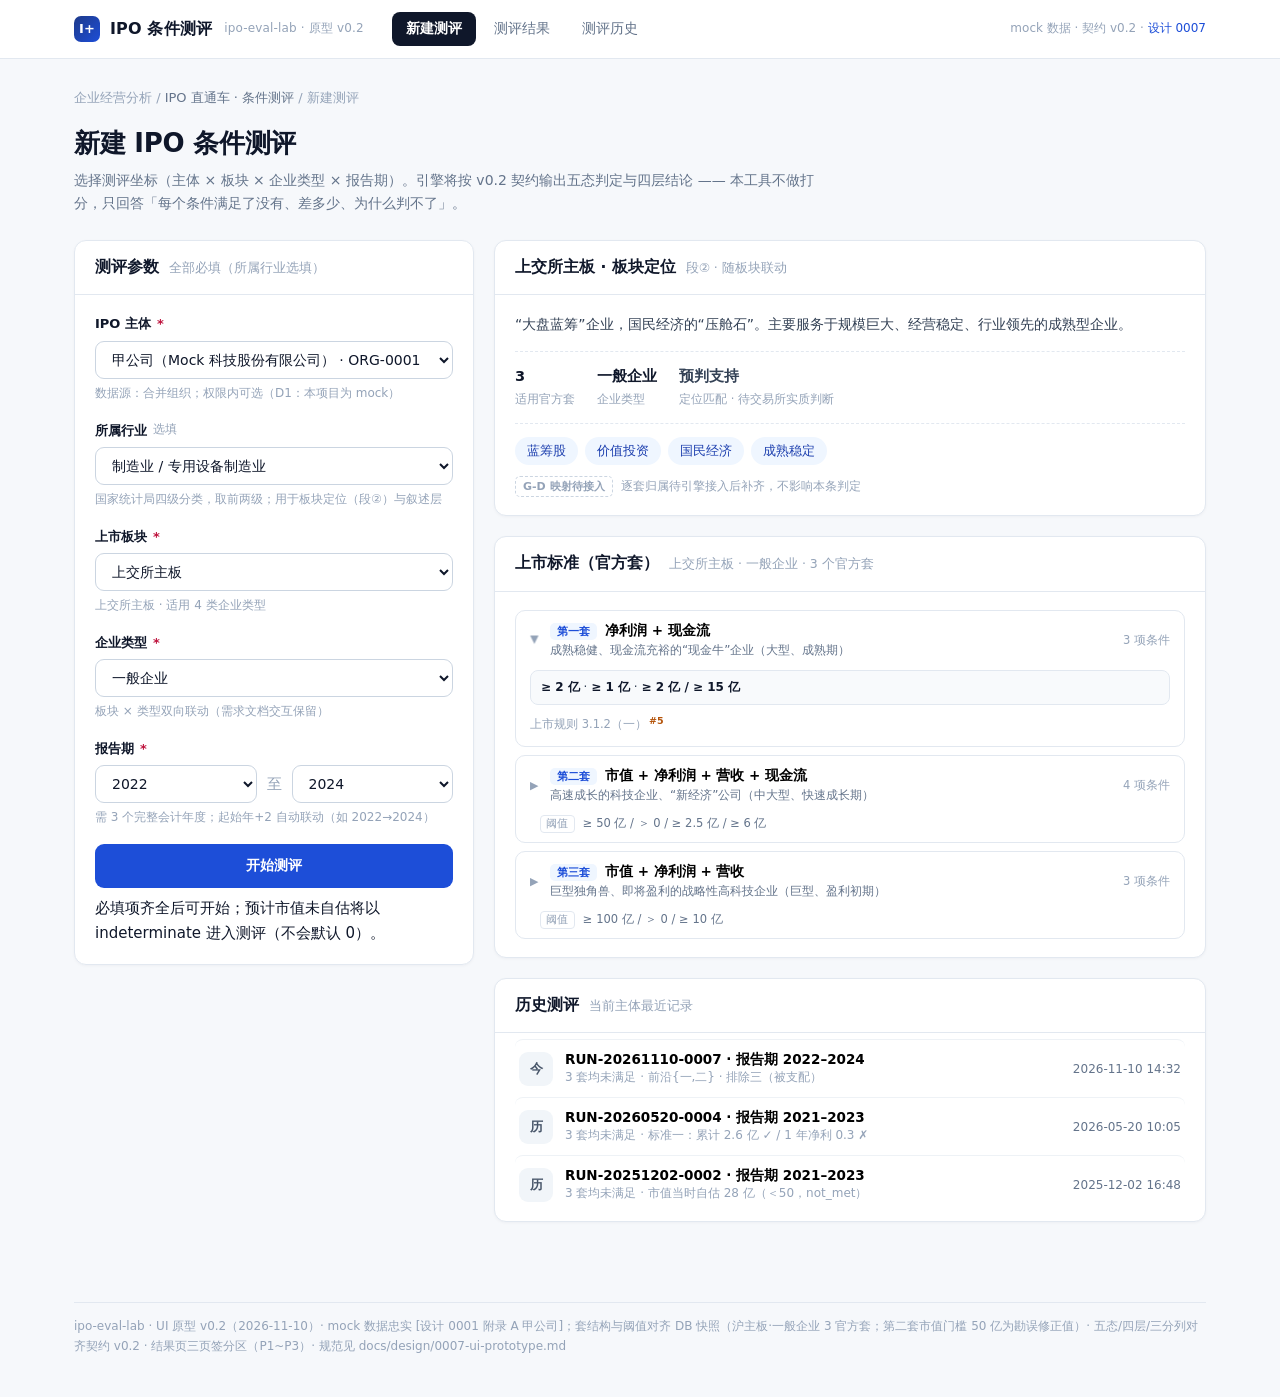
<file: ui/prototype.html>
<!DOCTYPE html>
<html lang="zh-CN">
<head>
<meta charset="UTF-8">
<meta name="viewport" content="width=device-width, initial-scale=1.0">
<title>IPO 条件测评 · 交互原型 v0.2 — ipo-eval-lab</title>
<style>
/* ============================================================
   IPO 条件测评 · 高保真原型
   风格：现代金融浅色（设计 0007）；五态色板为契约级视觉规范
   ============================================================ */
:root{
  --ink:#0f172a; --ink2:#334155; --muted:#64748b; --faint:#94a3b8;
  --line:#e2e8f0; --line2:#cbd5e1; --bg:#f6f8fb; --card:#ffffff;
  --brand:#1d4ed8; --brand-bg:#eff6ff;
  /* 五态（ADR-0003）：视觉是对齐契约的，不可随意换色 */
  --met:#047857; --met-bg:#ecfdf5; --met-line:#a7f3d0;
  --notmet:#be123c; --notmet-bg:#fff1f2; --notmet-line:#fecdd3;
  --indet:#475569; --indet-bg:#f1f5f9; --indet-line:#cbd5e1;
  --review:#b45309; --review-bg:#fffbeb; --review-line:#fde68a;
  --na:#94a3b8; --na-bg:#f8fafc;
  --radius:12px;
  font-size:15px;
}
*{box-sizing:border-box;margin:0;padding:0}
html{scroll-behavior:smooth}
body{
  font-family:system-ui,-apple-system,"Segoe UI","PingFang SC","Hiragino Sans GB","Microsoft YaHei",sans-serif;
  background:var(--bg); color:var(--ink); line-height:1.65;
  font-variant-numeric:tabular-nums;
}
a{color:var(--brand);text-decoration:none}
a:hover{text-decoration:underline}
/* ── 键盘可达性：统一焦点环（键盘导航可见，鼠标点击不打扰） ── */
:focus{outline:none}
:focus-visible{outline:2px solid var(--brand);outline-offset:2px;border-radius:6px}
button:focus-visible,.chip:focus-visible,.fbtn:focus-visible,.stdcard .sc-hd:focus-visible{
  outline:2px solid var(--brand);outline-offset:2px;border-radius:8px}
.stdcard .sc-hd{user-select:none}
/* 渲染器回退：部分内核不支持 :focus-visible 或 `html.kb :focus` 复合选择器，
   故焦点环由 JS 直接写 inline style（见下方 kbFocus 实现），此处仅作样式声明 */
.kb-ring{outline:2px solid #1d4ed8 !important;outline-offset:2px !important;border-radius:8px}
.num{font-variant-numeric:tabular-nums;letter-spacing:-.01em}

/* ── 顶栏 ── */
.topbar{
  position:sticky;top:0;z-index:50;background:rgba(255,255,255,.92);
  backdrop-filter:blur(8px);border-bottom:1px solid var(--line);
}
.topbar-in{max-width:1180px;margin:0 auto;padding:0 24px;height:58px;display:flex;align-items:center;gap:28px}
.logo{display:flex;align-items:center;gap:10px;font-weight:700;font-size:16px;letter-spacing:.01em}
.logo .mark{width:26px;height:26px;border-radius:7px;background:linear-gradient(135deg,#1e3a8a,#1d4ed8);color:#fff;display:flex;align-items:center;justify-content:center;font-size:13px;font-weight:800}
.logo small{color:var(--faint);font-weight:500;font-size:12px;margin-left:2px}
.nav{display:flex;gap:4px;flex:1}
.nav button{
  border:0;background:none;padding:8px 14px;border-radius:8px;cursor:pointer;
  font-size:14px;color:var(--muted);font-family:inherit;transition:.15s;
}
.nav button:hover{background:#f1f5f9;color:var(--ink)}
.nav button.on{background:var(--ink);color:#fff;font-weight:600}
.nav .hint{margin-left:auto;font-size:12px;color:var(--faint);align-self:center}

/* ── 布局 ── */
main{max-width:1180px;margin:0 auto;padding:28px 24px 80px}
.page{display:none}
.page.on{display:block;animation:fadein .25s ease}
/* ── 结果页子页签（设计 0007 v0.2：P1 三页签分区） ── */
.subtabs{display:flex;gap:2px;border-bottom:1px solid var(--line);margin-bottom:18px}
.subtabs button{border:0;background:none;padding:10px 16px;font-size:14px;color:var(--muted);cursor:pointer;font-family:inherit;border-bottom:2px solid transparent;margin-bottom:-1px;transition:.15s}
.subtabs button:hover{color:var(--ink)}
.subtabs button.on{color:var(--brand);font-weight:650;border-bottom-color:var(--brand)}
.rtab{display:none}
.rtab.on{display:block;animation:fadein .25s ease}
.setcard .summary{margin-top:9px;font-size:12.5px;color:var(--ink2);background:#f8fafc;border:1px solid var(--line);border-radius:8px;padding:7px 10px;line-height:1.5}
@keyframes fadein{from{opacity:0;transform:translateY(4px)}to{opacity:1;transform:none}}

.crumb{font-size:13px;color:var(--faint);margin-bottom:14px}
.crumb b{color:var(--muted);font-weight:500}

h1.pt{font-size:26px;font-weight:750;letter-spacing:-.01em;margin-bottom:4px}
p.psub{color:var(--muted);font-size:14px;margin-bottom:24px;max-width:760px}

.card{background:var(--card);border:1px solid var(--line);border-radius:var(--radius);box-shadow:0 1px 3px rgba(15,23,42,.04)}
.card .hd{padding:14px 20px;border-bottom:1px solid var(--line);display:flex;align-items:baseline;gap:10px;flex-wrap:wrap}
.card .hd h3{font-size:15.5px;font-weight:700}
.card .hd .sub{font-size:12.5px;color:var(--faint)}
.card .bd{padding:18px 20px}
.layer-tag{
  display:inline-flex;align-items:center;justify-content:center;
  min-width:34px;height:22px;padding:0 7px;border-radius:6px;
  background:var(--ink);color:#fff;font-size:12px;font-weight:700;letter-spacing:.05em;
  transform:translateY(-1px);
}

/* ── 五态徽章 ── */
.st{display:inline-flex;align-items:center;gap:5px;padding:2px 9px;border-radius:999px;font-size:12px;font-weight:600;white-space:nowrap;border:1px solid transparent}
.st i{width:6px;height:6px;border-radius:50%;flex:none;font-style:normal}
.st-met{background:var(--met-bg);color:var(--met);border-color:var(--met-line)}.st-met i{background:var(--met)}
.st-not{background:var(--notmet-bg);color:var(--notmet);border-color:var(--notmet-line)}.st-not i{background:var(--notmet)}
.st-ind{background:var(--indet-bg);color:var(--indet);border-color:var(--indet-line)}.st-ind i{background:var(--indet)}
.st-rev{background:var(--review-bg);color:var(--review);border-color:var(--review-line)}.st-rev i{background:var(--review)}
.st-na{background:var(--na-bg);color:var(--faint);border-style:dashed;border-color:var(--line2)}.st-na i{background:var(--faint)}
/* 行内小圆点（表格用） */
.dot{width:8px;height:8px;border-radius:50%;display:inline-block;flex:none}
.d-met{background:var(--met)} .d-not{background:var(--notmet)} .d-ind{background:var(--indet)} .d-rev{background:var(--review)} .d-na{background:var(--faint);outline:1px dashed var(--faint);outline-offset:1px}

/* ── 徽标（口径 / 校准 / forecast） ── */
.pill{display:inline-block;padding:1px 7px;border-radius:5px;font-size:11px;font-weight:600;background:#f1f5f9;color:var(--muted);vertical-align:1px}
.pill-b{background:var(--brand-bg);color:var(--brand)}
.pill-w{background:var(--review-bg);color:var(--review)}
.pill-g{background:var(--met-bg);color:var(--met)}
/* 工程状态（非五态）：虚线灰，明确区别于 needs_review */
.pill-e{background:transparent;color:var(--faint);border:1px dashed var(--line2)}

/* ── 表格 ── */
table.t{width:100%;border-collapse:collapse;font-size:13.5px}
table.t th{
  text-align:left;font-size:12px;color:var(--muted);font-weight:600;
  padding:8px 12px;border-bottom:1px solid var(--line);background:#fafbfc;white-space:nowrap;
}
table.t td{padding:8px 12px;border-bottom:1px solid #eef2f6;vertical-align:top}
table.t tr:last-child td{border-bottom:0}
table.t tr:hover td{background:#fafcfe}
td.r,th.r{text-align:right}
table.t td.gapcell{white-space:nowrap}
.note-tail{display:inline-block;max-width:100%;overflow:hidden;text-overflow:ellipsis;white-space:nowrap;vertical-align:bottom;cursor:help;color:var(--faint);border-bottom:1px dashed var(--line2)}
.note-tail:hover{color:var(--ink2);border-bottom-color:var(--faint)}
.leaf-name{font-weight:600}
.leaf-name small{display:block;font-weight:400;color:var(--faint);font-size:12px;margin-top:1px}
.leaf-name .or{font-weight:500;color:var(--muted);font-size:12px;padding:0 2px;border:1px solid var(--line2);border-radius:4px;vertical-align:1px}
.info-dot{cursor:help;color:var(--faint);font-weight:400}
.info-dot:hover{color:var(--brand)}
/* 条文号占位标记（#5 校准回填前） */
.law{cursor:help;border-bottom:1px dashed transparent}
.law:hover{border-bottom-color:var(--line2)}
.law sup{font-size:9.5px;color:var(--review);font-weight:700;margin-left:2px;vertical-align:super;letter-spacing:.02em}
.val{font-weight:650}
.val-link{color:var(--brand);cursor:pointer;border-bottom:1px dashed #bfdbfe}
.val-link:hover{border-bottom-style:solid}
.gapbar{height:5px;border-radius:3px;background:#eef2f6;position:relative;overflow:hidden;min-width:90px;margin-top:5px}
.gapbar>span{position:absolute;left:0;top:0;bottom:0;border-radius:3px}
.gapbar-wrap{display:flex;align-items:center;gap:7px;margin-top:5px}
.gapbar-wrap .gapbar{flex:1;margin-top:0}
.gap-ratio{color:var(--faint);font-size:11.5px;white-space:nowrap}

/* ── 套终态卡 ── */
.setcards{display:grid;grid-template-columns:repeat(3,1fr);gap:14px}
.setcard{padding:14px 16px;position:relative}
.setcard.front{border-color:#93c5fd;box-shadow:0 0 0 1px #93c5fd,0 4px 14px rgba(29,78,216,.08)}
.setcard .rk{position:absolute;top:14px;right:16px;font-size:11px;color:var(--faint);font-weight:600;letter-spacing:.08em}
.setcard h4{font-size:15px;font-weight:700;margin:2px 0 2px}
.setcard .desc{font-size:12.5px;color:var(--muted);min-height:34px;margin-bottom:8px}
.counts{display:flex;gap:6px;flex-wrap:wrap}
.count{display:inline-flex;align-items:center;gap:5px;font-size:12px;padding:2px 8px;border-radius:6px;background:#f8fafc;border:1px solid var(--line);color:var(--muted)}
.count b{font-weight:700;color:var(--ink)}
.setcard .axes{margin-top:12px;padding-top:10px;border-top:1px dashed var(--line);font-size:12px;color:var(--muted);display:grid;grid-template-columns:1fr 1fr;gap:3px 12px}
.setcard .axes b{color:var(--ink2);font-weight:600}

/* ── 结论带 ── */
.verdict{
  background:linear-gradient(180deg,#0f172a,#1e293b);color:#fff;border-radius:16px;
  padding:18px 26px;margin-bottom:18px;position:relative;overflow:hidden;
}
.verdict::after{content:"";position:absolute;right:-60px;top:-60px;width:240px;height:240px;border-radius:50%;background:radial-gradient(closest-side,rgba(96,165,250,.18),transparent)}
.verdict .vtag{display:inline-flex;align-items:center;gap:6px;font-size:12px;font-weight:600;color:#fda4af;background:rgba(244,63,94,.12);border:1px solid rgba(244,63,94,.35);padding:2px 10px;border-radius:999px;margin-bottom:9px}
.verdict h2{font-size:19.5px;font-weight:750;letter-spacing:-.01em;line-height:1.45;max-width:900px}
.verdict h2 em{font-style:normal;color:#bfdbfe}
.verdict p{margin-top:7px;font-size:13px;color:#cbd5e1;max-width:880px}
.verdict .qual{display:inline-block;margin-top:9px;font-size:11.5px;color:#94a3b8;border-top:1px solid rgba(148,163,184,.25);padding-top:8px;width:100%}

/* ── 页 A：向导 ── */
.wizard{display:grid;grid-template-columns:400px 1fr;gap:20px;align-items:start}
.wizard .wiz-side{position:sticky;top:16px}
.field{margin-bottom:16px}
.field label{display:flex;align-items:center;gap:6px;font-size:13px;font-weight:600;margin-bottom:6px}
.field label .req{color:var(--notmet)}
.field label .opt{color:var(--faint);font-weight:400;font-size:12px}
.field select,.field input[type=text]{
  width:100%;padding:9px 12px;border:1px solid var(--line2);border-radius:9px;font-size:14px;
  font-family:inherit;background:#fff;color:var(--ink);transition:.15s;
}
.field select:focus,.field input:focus{outline:none;border-color:var(--brand);box-shadow:0 0 0 3px rgba(29,78,216,.12)}
.field select option[disabled]{color:var(--faint)}
.field .note{font-size:12px;color:var(--faint);margin-top:5px}
.amt-row{display:flex;gap:8px;align-items:center}
.amt-row input{flex:1;padding:9px 12px;border:1px solid var(--line2);border-radius:9px;font-family:inherit}
.amt-row select{padding:9px 12px;border:1px solid var(--line2);border-radius:9px;font-family:inherit;background:#fff;color:var(--ink);min-width:90px}
.note.bad{color:var(--notmet);font-weight:500}
.period{display:flex;align-items:center;gap:10px}
.period select{flex:1}
.period .arr{color:var(--faint)}
.btn{
  display:inline-flex;align-items:center;justify-content:center;gap:8px;
  border:1px solid transparent;border-radius:9px;padding:10px 18px;font-size:14px;font-weight:600;
  cursor:pointer;font-family:inherit;transition:.15s;white-space:nowrap;
}
.btn-pri{background:var(--brand);color:#fff}
.btn-pri:hover{background:#1e40af}
.btn-pri:disabled{background:#bfdbfe;cursor:not-allowed}
.btn-ghost{background:#fff;border-color:var(--line2);color:var(--ink2)}
.btn-ghost:hover{border-color:var(--faint)}
.btn-danger{background:#fff;border-color:var(--notmet-line);color:var(--notmet)}
.btn-block{width:100%;padding:12px}

.board-pos .kw{display:flex;flex-wrap:wrap;gap:7px;margin-top:14px;padding-top:13px;border-top:1px dashed var(--line)}
.board-pos .kw span{font-size:12.5px;background:var(--brand-bg);color:#1e40af;padding:4px 12px;border-radius:999px;font-weight:500}
.board-pos .bp-eng{display:flex;gap:8px;align-items:baseline;margin-top:11px;font-size:11.5px;color:var(--faint);line-height:1.55}
.board-pos .bp-desc{font-size:14px;line-height:1.7;color:var(--ink2);max-width:640px}
.board-pos .bp-meta{display:flex;gap:22px;margin-top:14px;padding-top:13px;border-top:1px dashed var(--line)}
.board-pos .bp-meta div{display:flex;flex-direction:column;gap:1px}
.board-pos .bp-meta b{font-size:14.5px;font-weight:700;color:var(--ink)}
.board-pos .bp-meta span{font-size:11.5px;color:var(--faint)}
.stdcard{border:1px solid var(--line);border-radius:10px;padding:0;background:#fff;overflow:hidden}
.stdcard .sc-hd{display:flex;align-items:center;gap:10px;padding:11px 14px;cursor:pointer;transition:.15s;width:100%;border:0;background:none;font-family:inherit;text-align:left}
.stdcard .sc-hd:hover{background:#f8fafc}
.stdcard .sc-arrow{color:var(--faint);font-size:11px;transition:transform .18s;flex:none;width:10px}
.stdcard.open .sc-arrow{transform:rotate(90deg)}
.stdcard .sc-name{flex:1;min-width:0}
.stdcard h5{font-size:13.5px;font-weight:700;display:flex;align-items:center;gap:8px}
.stdcard .sc-sub{font-size:12px;color:var(--muted);margin-top:2px}
.stdcard .sc-n{flex:none;font-size:11.5px;color:var(--faint)}
.stdcard .sc-body{display:none;padding:0 14px 12px}
.stdcard.open .sc-body{display:block}
.stdcard .sc-preview{display:flex;gap:8px;align-items:baseline;padding:0 14px 9px 24px;font-size:11.5px;color:var(--muted);line-height:1.5}
.stdcard .sc-preview span{flex:none;font-size:10.5px;color:var(--faint);letter-spacing:.04em;border:1px solid var(--line);border-radius:4px;padding:0 5px}
.stdcard.open .sc-preview{display:none}
.stdcard .sc-thr{font-size:12px;color:var(--ink2);background:#f8fafc;border:1px solid var(--line);border-radius:8px;padding:7px 10px;line-height:1.55}
.stdcard .sc-thr b{font-weight:650;color:var(--ink)}
.stdcard .sc-law{margin-top:8px;font-size:11.5px;color:var(--faint)}
.histcard{display:flex;align-items:center;gap:12px;padding:11px 4px;border-top:1px solid #eef2f6;cursor:pointer;border-radius:8px;width:100%;border-left:0;border-right:0;border-bottom:0;background:none;font-family:inherit;text-align:left}
.histcard:hover{background:#f8fafc}
.histcard .hicon{width:34px;height:34px;border-radius:9px;background:var(--indet-bg);color:var(--indet);display:flex;align-items:center;justify-content:center;font-weight:700;font-size:13px;flex:none}
.histcard .hmain{flex:1;min-width:0}
.histcard .hmain b{font-size:13.5px;display:block;white-space:nowrap;overflow:hidden;text-overflow:ellipsis}
.histcard .hmain span{font-size:12px;color:var(--faint)}
.histcard .hscore{text-align:right;font-size:12px;color:var(--muted);flex:none}

/* ── 情景卡 ── */
.scen{display:grid;grid-template-columns:repeat(auto-fit,minmax(320px,1fr));gap:14px}
.scen .sc{border:1px solid var(--line);border-radius:10px;padding:14px 16px}
.scen .sc h5{font-size:13.5px;font-weight:700;display:flex;align-items:center;gap:8px;margin-bottom:8px}
.scen .sc p{font-size:13px;color:var(--ink2)}
.scen .sc .bignum{font-size:24px;font-weight:750;letter-spacing:-.02em}
.scen .sc.warn{border-color:var(--notmet-line);background:linear-gradient(180deg,#fff8f9,#fff)}
.scen .sc.ok{border-color:var(--met-line);background:linear-gradient(180deg,#f7fefb,#fff)}

/* ── 归因矩阵 ── */
.atmx{display:grid;grid-template-columns:150px 1fr 1fr;gap:8px;font-size:13px}
.atmx .cell{border:1px solid var(--line);border-radius:10px;padding:12px 14px;background:#fff}
.atmx .cell h6{font-size:12px;color:var(--muted);font-weight:600;margin-bottom:8px}
.atmx .cell.head{background:#fafbfc;border-style:dashed;display:flex;align-items:center;justify-content:center;font-weight:600;color:var(--muted);text-align:center;font-size:12.5px}
.atmx .item{display:flex;gap:8px;align-items:flex-start;padding:6px 0;border-top:1px dashed #eef2f6;font-size:12.5px}
.atmx .item:first-of-type{border-top:0}
.atmx .item b{font-weight:650}
.atmx .item span{color:var(--muted)}

/* ── 叙述/边界 ── */
.nar-grid{display:grid;grid-template-columns:1.2fr 1fr;gap:14px}
.nar{border:1px dashed var(--line2);border-radius:10px;padding:16px 18px;background:#fbfcfe;font-size:13.5px;color:var(--muted)}
.nar b{color:var(--ink2)}
.banlist{list-style:none;margin-top:8px}
.banlist li{display:flex;gap:8px;padding:5px 0;font-size:13px;color:var(--ink2);border-top:1px dashed #eef2f6;align-items:baseline}
.banlist li:first-child{border-top:0}
.banlist .x{color:var(--notmet);font-weight:800;flex:none}
.banlist .ok{color:var(--met);font-weight:800;flex:none}
.disl{list-style:none}
.disl li{display:flex;gap:8px;padding:6px 0;font-size:12.5px;color:var(--muted);border-top:1px dashed #eef2f6;align-items:baseline}
.disl li:first-child{border-top:0}
.disl b{color:var(--ink2);font-weight:600}

/* ── 指标列表 ── */
.matrix-wrap{overflow-x:auto}
#mx-table td,#mx-table th{padding:7px 10px}
#mx-table .mx-idx{color:var(--faint);font-size:12px;text-align:center}
#mx-table .mx-cell .mx-b{display:block}
#mx-table .mx-cell .mx-thr{font-size:12.5px;color:var(--ink2);margin-top:3px;line-height:1.4}
#mx-table .mx-cell .mx-thr b{font-weight:650}
#mx-table .mx-cell .mx-gap{display:block;color:var(--muted);font-size:12px;margin-top:1px}
#mx-table .mx-na{color:var(--faint);text-align:center}
.stdchips{display:flex;gap:8px;flex-wrap:wrap;margin-bottom:14px}
.chip{
  display:inline-flex;align-items:center;gap:7px;padding:6px 13px;border-radius:9px;border:1px solid var(--line2);
  background:#fff;font-size:13px;font-weight:600;cursor:pointer;transition:.15s;font-family:inherit;color:var(--ink2);
}
.chip:hover{border-color:var(--faint)}
.chip.on{background:var(--ink);color:#fff;border-color:var(--ink)}
.chip .sc-dot{width:7px;height:7px;border-radius:50%}
.filters{display:flex;gap:6px;align-items:center;margin-left:auto}
.fbtn{border:1px solid var(--line2);background:#fff;border-radius:7px;padding:4px 11px;font-size:12.5px;cursor:pointer;color:var(--muted);font-family:inherit;font-weight:500;display:inline-flex;align-items:center;gap:5px}
.fbtn:hover{color:var(--ink)}
.fbtn.on{background:#eef2f6;color:var(--ink);border-color:var(--line2);font-weight:650}
.mx-filters{display:flex;gap:6px;flex-wrap:wrap;align-items:center;margin-bottom:12px}
.mx-filters .fnum{font-size:11px;color:var(--faint);font-variant-numeric:tabular-nums}
.mx-filters .fbtn.on .fnum{color:var(--muted)}

/* ── 段①② ── */
.scope-grid{display:grid;grid-template-columns:1fr 1fr;gap:20px;margin-bottom:18px;align-items:start}
.scope-row{display:flex;align-items:flex-start;gap:10px;padding:7px 0;border-top:1px dashed #eef2f6}
.scope-row:first-child{border-top:0}
.scope-row .sr-main{flex:1;min-width:0}
.scope-row .sr-main b{display:block;font-size:13.5px;line-height:1.4;font-weight:600}
.scope-row .sr-main span{display:block;font-size:12.5px;color:var(--muted);line-height:1.45;margin-top:1px}
.scope-row .st{flex:none;margin-top:2px}
.scope-note{font-size:12px;color:var(--faint);margin-top:11px;padding-top:9px;border-top:1px dashed var(--line)}

/* ── 历史 ── */
.hist-run{display:grid;grid-template-columns:200px 1fr 240px;gap:16px;align-items:center}
.rollchart{display:flex;gap:22px;height:190px;padding:34px 6px 0}
.rollchart .rc{display:flex;flex-direction:column;align-items:stretch;gap:6px;flex:1;max-width:170px}
.rollchart .barzone{flex:1;min-height:0;display:flex;align-items:flex-end}
.rollchart .bar{width:100%;border-radius:6px 6px 0 0;position:relative;min-height:4px}
.rollchart .bar span{position:absolute;top:-22px;left:50%;transform:translateX(-50%);font-size:13px;font-weight:700;white-space:nowrap}
.rollchart .cap{font-size:11.5px;color:var(--muted);text-align:center;line-height:1.4}
.rollchart .thr{font-size:11px;color:var(--faint);border-top:1px dashed var(--line2);width:100%;text-align:center;padding-top:3px}

.run-banner{
  display:flex;align-items:center;gap:14px;padding:12px 18px;margin-bottom:16px;
  background:var(--review-bg);border:1px solid var(--review-line);border-radius:12px;
}
.run-banner .rb-ico{font-size:16px;flex:none}
.run-banner .rb-main{flex:1;min-width:0;font-size:13px;color:var(--ink2);line-height:1.55}
.run-banner .rb-main b{display:block;color:var(--review);font-size:13.5px;margin-bottom:2px}

/* ── 弹窗 ── */
.mask{position:fixed;inset:0;background:rgba(15,23,42,.45);z-index:100;display:none;align-items:flex-start;justify-content:center;overflow:auto;padding:6vh 16px 40px}
.mask.on{display:flex}
.modal{background:#fff;border-radius:16px;max-width:640px;width:100%;box-shadow:0 24px 60px rgba(15,23,42,.25);animation:pop .2s ease}
@keyframes pop{from{opacity:0;transform:translateY(10px) scale(.98)}to{opacity:1;transform:none}}
.modal .mhd{padding:18px 24px;border-bottom:1px solid var(--line);display:flex;align-items:center;justify-content:space-between}
.modal .mhd h3{font-size:16.5px;font-weight:700}
.modal .mclose{border:0;background:#f1f5f9;width:30px;height:30px;border-radius:8px;cursor:pointer;color:var(--muted);font-size:15px}
.modal .mclose:hover{background:#e2e8f0}
.modal .mbd{padding:20px 24px}
.modal .mft{padding:14px 24px;border-top:1px solid var(--line);display:flex;justify-content:space-between;align-items:center;gap:10px}
.modal .mft .meta{font-size:12px;color:var(--faint)}

/* ── loading ── */
.loading{display:none;text-align:center;padding:60px 0}
.loading.on{display:block}
.spinner{width:38px;height:38px;border:3px solid #dbeafe;border-top-color:var(--brand);border-radius:50%;margin:0 auto 16px;animation:spin .8s linear infinite}
@keyframes spin{to{transform:rotate(360deg)}}
.loading p{color:var(--muted);font-size:14px}
.loading .steps{margin-top:14px;font-size:12.5px;color:var(--faint)}

/* tooltip */
[data-tip]{position:relative;cursor:help}
[data-tip]:hover::after{
  content:attr(data-tip);position:absolute;bottom:calc(100% + 7px);left:14px;z-index:60;
  background:var(--ink);color:#fff;font-size:12px;font-weight:400;line-height:1.5;
  padding:8px 12px;border-radius:8px;width:300px;white-space:normal;box-shadow:0 8px 24px rgba(15,23,42,.3);
}

footer.proto-foot{max-width:1180px;margin:0 auto;padding:0 24px 40px;color:var(--faint);font-size:12px}
footer.proto-foot hr{border:0;border-top:1px solid var(--line);margin-bottom:14px}

@media (max-width:960px){
  .wizard{grid-template-columns:1fr}
  .setcards{grid-template-columns:1fr}
  .scen,.nar-grid{grid-template-columns:1fr}
  .hist-run{grid-template-columns:1fr}
}
</style>
</head>
<body>

<div class="topbar"><div class="topbar-in">
  <div class="logo"><span class="mark">I+</span>IPO 条件测评<small>ipo-eval-lab · 原型 v0.2</small></div>
  <nav class="nav">
    <button data-go="new" class="on">新建测评</button>
    <button data-go="result">测评结果</button>
    <button data-go="history">测评历史</button>
    <span class="hint">mock 数据 · 契约 v0.2 · <span style="color:var(--brand)">设计 0007</span></span>
  </nav>
</div></div>

<main>

<!-- ══════════════════ 页 A · 新建测评 ══════════════════ -->
<section class="page on" id="page-new">
  <div class="crumb">企业经营分析 / <b>IPO 直通车 · 条件测评</b> / 新建测评</div>
  <h1 class="pt">新建 IPO 条件测评</h1>
  <p class="psub">选择测评坐标（主体 × 板块 × 企业类型 × 报告期）。引擎将按 v0.2 契约输出五态判定与四层结论 —— 本工具不做打分，只回答「每个条件满足了没有、差多少、为什么判不了」。</p>

  <div class="wizard">
    <!-- 左：参数 -->
    <div class="card wiz-side"><div class="hd"><h3>测评参数</h3><span class="sub">全部必填（所属行业选填）</span></div>
      <div class="bd">
        <div class="field">
          <label>IPO 主体 <span class="req">*</span></label>
          <select id="f-entity">
            <option>甲公司（Mock 科技股份有限公司） · ORG-0001</option>
            <option>乙公司（Mock 制造有限公司） · ORG-0002</option>
          </select>
          <div class="note">数据源：合并组织；权限内可选（D1：本项目为 mock）</div>
        </div>
        <div class="field">
          <label>所属行业 <span class="opt">选填</span></label>
          <select><option>制造业 / 专用设备制造业</option><option>信息传输、软件和信息技术服务业 / 软件和信息技术服务业</option></select>
          <div class="note">国家统计局四级分类，取前两级；用于板块定位（段②）与叙述层</div>
        </div>
        <div class="field">
          <label>上市板块 <span class="req">*</span></label>
          <select id="f-board"></select>
          <div class="note" id="f-board-note"></div>
        </div>
        <div class="field">
          <label>企业类型 <span class="req">*</span></label>
          <select id="f-ctype"></select>
          <div class="note" id="f-ctype-note"></div>
        </div>
        <div class="field">
          <label>报告期 <span class="req">*</span></label>
          <div class="period">
            <select id="f-y1"></select><span class="arr">至</span><select id="f-y2"></select>
          </div>
          <div class="note">需 3 个完整会计年度；起始年+2 自动联动（如 2022→2024）</div>
        </div>
        <button class="btn btn-pri btn-block" id="btn-start">开始测评</button>
        <div class="note" style="margin-top:8px" id="start-note">必填项齐全后可开始；预计市值未自估将以 indeterminate 进入测评（不会默认 0）。</div>
      </div>
    </div>

    <!-- 右：板块定位 + 套卡片 + 历史 -->
    <div style="display:flex;flex-direction:column;gap:20px">
      <div class="card board-pos"><div class="hd"><h3 id="bp-title">板块定位</h3><span class="sub" id="bp-sub">段② · 随板块联动</span></div>
        <div class="bd">
          <p class="bp-desc" id="bp-desc"></p>
          <div class="bp-meta" id="bp-meta"></div>
          <div class="kw" id="bp-kw"></div>
          <div class="bp-eng" id="bp-eng"></div>
        </div>
      </div>

      <div class="card"><div class="hd"><h3>上市标准（官方套）</h3><span class="sub" id="std-sub">适用套随「板块 × 企业类型」联动</span></div>
        <div class="bd" id="stdcards" style="display:flex;flex-direction:column;gap:8px"></div>
      </div>

      <div class="card"><div class="hd"><h3>历史测评</h3><span class="sub">当前主体最近记录</span></div>
        <div class="bd" id="histlist" style="padding-top:6px;padding-bottom:8px"></div>
      </div>
    </div>
  </div>
</section>

<!-- ══════════════════ 页 B · 测评结果 ══════════════════ -->
<section class="page" id="page-result">
  <div class="crumb">IPO 直通车 · 条件测评 / <b>测评结果</b><span style="float:right">报告编号 <span id="run-no">RUN-20261110-0007</span></span></div>

  <!-- 历史快照只读横幅（viewRun 打开） -->
  <div class="run-banner" id="run-banner" style="display:none">
    <span class="rb-ico">🔒</span>
    <div class="rb-main"><b>历史快照 · 只读</b><span id="run-banner-txt"></span></div>
    <button class="btn btn-ghost" onclick="exitRun()">返回当前测评</button>
  </div>

  <!-- run 坐标头 -->
  <div class="card" style="margin-bottom:16px"><div class="bd" style="padding:12px 20px;display:flex;gap:26px;flex-wrap:wrap;align-items:center">
    <div>
      <h1 class="pt" style="font-size:19px;margin-bottom:2px">甲公司 <span style="color:var(--faint);font-weight:500">· Mock 科技股份有限公司</span></h1>
      <div style="font-size:12.5px;color:var(--muted);margin-top:2px">
        上交所主板 · 一般企业 · 制造业/专用设备制造 · 报告期 <b class="num">2022–2024</b>（三年，无中期）<br>
        as_of <b class="num">2026-11-10</b> · 规则 <span class="pill pill-b">sse_main_2026 @2024-04-30</span> <span class="pill pill-w" data-tip="条文原文与条款号由校准管线 #5 回填核对中（ADR-0005）。阈值以快照为准，主板块第二套市值门槛已按勘误修正为 50 亿。">条文校准中 #5</span>
      </div>
    </div>
    <div style="margin-left:auto;display:flex;gap:10px">
      <button class="btn btn-pri" onclick="openSupplement()">调整重测</button>
    </div>
  </div></div>

  <!-- 结果页子页签（P1 三页签分区：报告 / 深度分析 / 指标列表） -->
  <div class="subtabs">
    <button data-rt="report" class="on">测评报告</button>
    <button data-rt="deep">深度分析</button>
    <button data-rt="matrix">指标列表</button>
  </div>

  <div class="rtab on" id="rtab-report">
  <!-- 结论带（层②输出的人话版） -->
  <div class="verdict">
    <span class="vtag"><span class="dot" style="background:#f43f5e"></span>指标层面 · 未满足</span>
    <h2>基于所提供数据与 as_of_date 规则版本，甲公司在指标层面<em>未满足</em>上交所主板全部 3 个适用套 —— 缺口最小的路径是<em>标准一</em>：仅「最近 1 年净利润」1 项硬条件未达（差 0.6 亿）。</h2>
    <p>标准二差「三年经营现金流累计」0.7 亿（且预计市值未自估）；标准三差「最近 1 年营业收入」3.5 亿。注意：标准一当前已满足的「三年净利润累计 ≥2 亿」，在晚一年申报时会反转 —— 见滚动风险。</p>
    <span class="qual">判定措辞限定：「满足/未满足」仅指指标层面（基于所提供数据与规则版本），不构成对发行条件或上市资格的认定 —— 资格由交易所与证监会认定。</span>
  </div>

  <!-- 套终态（P2 瘦身版：四轴明细移「深度分析」页签） -->
  <div class="card" style="margin-bottom:18px"><div class="hd" style="padding:11px 18px">
      <h3>适用套 · 终态与缺口</h3>
      <span class="sub">3 个官方套 · 前沿/排除标记来自层②帕累托（四轴明细见「深度分析」）</span>
    </div>
    <div class="bd" style="padding:14px 18px">
      <div class="setcards" id="setcards"></div>
    </div>
  </div>

  <!-- 层① 差距画像 -->
  <div class="card" style="margin-bottom:22px"><div class="hd">
      <span class="layer-tag">层①</span><h3>差距画像 · 逐套明细</h3>
      <span class="sub">叶子级五态 + 差距三分列（数值 diff / 计数 required_delta / 行动 required_action）</span>
      <div class="filters" id="set-tabs" style="margin-left:auto"></div>
    </div>
    <div class="bd" id="leaf-table"></div>

    <!-- 情景推演 -->
    <div class="bd" style="border-top:1px solid var(--line);background:#fbfcfd">
      <div style="font-size:13px;font-weight:700;margin-bottom:12px;display:flex;align-items:center;gap:8px">情景推演
        <span class="pill" data-tip="growth 型假设区间必须来自历史 CAGR，无来源不编数（ADR-0004）；window_roll 型是确定性重算，零增长率假设，不做预测。">假设来源规则</span>
      </div>
      <div class="scen" id="scen-cards"></div>
    </div>
  </div>

  <!-- 段① 段② -->
  <div class="scope-grid">
    <div class="card"><div class="hd"><span class="layer-tag" style="background:#475569">段①</span><h3>发行条件（适用全体套）</h3><span class="sub">scope: issuance</span></div>
      <div class="bd" style="padding-top:6px" id="issuance-list"></div>
    </div>
    <div class="card"><div class="hd"><span class="layer-tag" style="background:#475569">段②</span><h3>板块定位</h3><span class="sub">scope: positioning</span></div>
      <div class="bd" style="padding-top:6px" id="positioning-list"></div>
    </div>
  </div>

  </div><!-- /rtab-report -->

  <div class="rtab" id="rtab-deep">
  <!-- 层② 四轴明细（P2：自套卡迁入） -->
  <div class="card" style="margin-bottom:22px"><div class="hd">
      <span class="layer-tag">层②</span><h3>路径 · 帕累托四轴明细</h3>
      <span class="sub">四轴不压缩成单一分数；支配关系逐套可验</span>
    </div>
    <div class="bd">
      <table class="t" id="axes-table"></table>
      <p style="font-size:12.5px;color:var(--faint);margin-top:14px" id="path-note"></p>
    </div>
  </div>

  <!-- 层③ 归因 -->
  <div class="card" style="margin-bottom:22px"><div class="hd">
      <span class="layer-tag">层③</span><h3>归因 · 可核验性 × 实质障碍</h3>
      <span class="sub">正交两轴：判不了 ≠ 不达标；先分清「缺数据」还是「真缺口」</span>
    </div>
    <div class="bd"><div class="atmx" id="atmx"></div></div>
  </div>

  <!-- 层④ 叙述与边界 -->
  <div class="card" style="margin-bottom:22px"><div class="hd">
      <span class="layer-tag">层④</span><h3>叙述与边界</h3>
      <span class="sub">叙述由外部 agent 生成（D3：LLM 只叙述、不碰计算）；此处为 handoff 契约预览</span>
    </div>
    <div class="bd"><div class="nar-grid">
      <div class="nar">
        <b>narrative_handoff 预览</b> —— 第四层叙述报告不在本引擎内生成。引擎输出结构化 result.json，由外部 agent 读取后复述数字（必带 refs）；本区块即该 handoff 契约的静态预览，原型不提供下载，实现期以引擎真实产物为准。
        <ul class="banlist">
          <li><span class="ok">✓</span><span>叙述层<b>能说</b>：「在标准一下，条件『最近 1 年净利润』差 0.6 亿（gap_ratio 0.60），属真实缺口」<span style="color:var(--faint)">—— 数字与限定语逐字来自本页</span></span></li>
          <li><span class="x">✗</span><span>叙述层<b>禁说</b>：「预计 2 年后达标」<span style="color:var(--faint)">—— 除非逐字转述 scenario 并带 is_forecast 标注</span></span></li>
        </ul>
      </div>
      <div>
        <b style="font-size:13px">disclaimers（免责）</b>
        <ul class="disl">
          <li><b>①</b>数据来源：mock 财报（2022–2024 年度，标准无保留意见）；规则版本 sse_main_2026。</li>
          <li><b>②</b>段①是抽样核查：发行条件仅覆盖保荐人核查清单子集（募集资金运用等零覆盖），「指标层面满足」≠ 尽调通过。</li>
          <li><b>③</b>甜区声明：43 官方套中 40 套为红筹/表决权差异等特殊画像套；本工具有效区为一般企业套（24）+ 定位叠加。</li>
          <li><b>④</b>预计市值依赖企业自估：一切市值类结论带「企业自估」限定。</li>
          <li><b>⑤</b>judgment 项未核查清单见段①/段② pending_evidence。</li>
        </ul>
      </div>
    </div></div>
  </div>

  </div><!-- /rtab-deep -->

  <div class="rtab" id="rtab-matrix">
  <!-- 指标列表 -->
  <div class="card"><div class="hd">
      <h3>指标列表 · 全项 × 各套矩阵</h3>
      <span class="sub">所有适用叶子去重后 × 选中标准列；同一行可横向对比各套阈值与差距</span>
    </div>
    <div class="bd">
      <div class="stdchips" id="mx-chips"></div>
      <div class="mx-filters" id="mx-filters"></div>
      <div class="matrix-wrap">
        <table class="t" id="mx-table"></table>
      </div>
    </div>
  </div>
  </div><!-- /rtab-matrix -->
</section>

<!-- ══════════════════ 页 C · 测评历史 ══════════════════ -->
<section class="page" id="page-history">
  <div class="crumb">IPO 直通车 · 条件测评 / <b>测评历史</b></div>
  <h1 class="pt">测评历史</h1>
  <p class="psub">每次测评按「测评时点数据」快照保存。历史对比的意义不在分数（已删），而在<b>结论随报告期滚动如何变化</b> —— 尤其窗口型条件的反转。</p>

  <div class="card" style="margin-bottom:20px"><div class="hd"><h3>结论记录</h3><span class="sub">甲公司 · 上交所主板 · 一般企业</span></div>
    <div class="bd" style="padding-top:6px">
      <table class="t" id="hist-table"></table>
    </div>
  </div>

  <div class="card"><div class="hd"><h3>窗口滚动 · 三年净利润累计 vs 门槛 2.0 亿</h3>
      <span class="sub">同一公司，不同申报时点 → 不同结论（window_roll 的历史视角）</span></div>
    <div class="bd">
      <div class="rollchart" id="rollchart"></div>
      <p style="font-size:12.5px;color:var(--faint);margin-top:12px">结论：窗口（2021–2023）与（2022–2024）均满足「累计 ≥2 亿」，但驱动结构不同 —— 前者靠 2021+2022 两年，后者 62% 来自即将滑出的 2022 年。滚动到（2023–2025）后进入年需 1.3 亿，是 2024 实际的 3.3 倍 → 高风险。<b>这就是为什么本工具不输出「还差 N 年」，只输出确定性的进入年所需值。</b></p>
    </div>
  </div>
</section>

</main>

<footer class="proto-foot"><hr>
  ipo-eval-lab · UI 原型 v0.2（2026-11-10）· mock 数据忠实 [设计 0001 附录 A 甲公司]；套结构与阈值对齐 DB 快照（沪主板·一般企业 3 官方套；第二套市值门槛 50 亿为勘误修正值）· 五态/四层/三分列对齐契约 v0.2 · 结果页三页签分区（P1~P3）· 规范见 docs/design/0007-ui-prototype.md
</footer>

<!-- 弹窗：数据补录（新建测评 & 调整重测共用） -->
<div class="mask" id="mask-sup"><div class="modal">
  <div class="mhd"><h3>测评数据补充</h3><button class="mclose" onclick="closeMask('mask-sup')">✕</button></div>
  <div class="mbd">
    <p style="font-size:13.5px;color:var(--muted);margin-bottom:16px">以下数据无财报来源，需企业确认后进入测评（<span style="color:var(--brand);cursor:pointer" onclick="closeMask('mask-sup');go('new');document.getElementById('f-entity').focus()">前往 IPO 企业信息收集 ↗</span>）。留空项将以 <b>indeterminate</b> 进入结果 —— 不会默认按 0 处理。</p>
    <div id="sup-fields"></div>
  </div>
  <div class="mft">
    <span class="meta">底表最近更新：2026-11-09 16:42 · 王财务</span>
    <span style="display:flex;gap:10px">
      <button class="btn btn-ghost" onclick="cancelSup()">取消</button>
      <button class="btn btn-pri" id="sup-go" onclick="runEval()">开始测评</button>
    </span>
  </div>
</div></div>

<!-- 弹窗：测评项说明（保留需求文档交互） -->
<div class="mask" id="mask-info"><div class="modal">
  <div class="mhd"><h3 id="mi-title">测评项说明</h3><button class="mclose" onclick="closeMask('mask-info')">✕</button></div>
  <div class="mbd" id="mi-body" style="font-size:13.5px;color:var(--ink2)"></div>
</div></div>

<!-- 弹窗：数据溯源（C2 source_ref，替代旧「下钻报表」） -->
<div class="mask" id="mask-src"><div class="modal">
  <div class="mhd"><h3>数据溯源 · source_ref</h3><button class="mclose" onclick="closeMask('mask-src')">✕</button></div>
  <div class="mbd" id="ms-body" style="font-size:13.5px"></div>
</div></div>

<!-- loading -->
<div class="mask" id="mask-load" style="align-items:center"><div class="modal" style="max-width:420px"><div class="mbd">
  <div class="loading on"><div class="spinner"></div>
    <p><b>正在执行测评…</b></p>
    <div class="steps">Init → Calc → Fetch → Result（责任链）<br>64 套适用性过滤 → 3 套展开 ≈ 11 叶判定 + 段① 8 项 + 段② 1 项</div>
  </div>
</div></div></div>

<script>
/* ════════════════════════════════════════════════════
   mock 数据（契约 v0.2 形状；数值忠实设计 0001 附录 A）
   财务底稿：净利 1.5/0.3/0.4 亿 · 营收 4.2/5.3/6.5 亿 · 经营现金流 0.5/0.6/0.7 亿
   ════════════════════════════════════════════════════ */
const ST = {
  met:      {k:'met',           label:'满足',     cls:'st-met',  dot:'d-met'},
  not_met:  {k:'not_met',       label:'未满足',   cls:'st-not',  dot:'d-not'},
  indet:    {k:'indeterminate', label:'不可判',   cls:'st-ind',  dot:'d-ind'},
  review:   {k:'needs_review',  label:'待核查',   cls:'st-rev',  dot:'d-rev'},
  na:       {k:'not_applicable',label:'不适用',   cls:'st-na',   dot:'d-na'},
};
const badge = s => `<span class="st ${ST[s].cls}"><i></i>${ST[s].label}</span>`;

/* 板块与企业类型（联动，需求文档交互保留） */
const BOARDS = {
  'SSE-MB':  {name:'上交所主板', pos:'“大盘蓝筹”企业，国民经济的“压舱石”。主要服务于规模巨大、经营稳定、行业领先的成熟型企业。', kw:['蓝筹股','价值投资','国民经济','成熟稳定'], types:['general','red_unlisted','red_listed','voting']},
  'STAR':    {name:'科创板',     pos:'“硬科技”企业，中国科技创新的主战场。面向世界科技前沿、主要服务于符合国家战略、突破关键核心技术的科技创新企业。', kw:['硬科技','未盈利包容','国家战略','高研发投入'], types:['general','red_unlisted','red_listed','voting']},
  'SZSE-MB': {name:'深交所主板', pos:'“成熟型成长企业”，支持企业做优做强。主要服务于经营相对成熟、具备一定规模与竞争力的成长型企业。', kw:['传统优势','成长融合','基石企业','多元产业'], types:['general','red_unlisted','red_listed','voting']},
  'ChiNext': {name:'创业板',     pos:'“三创四新”的成长型创新创业企业，支持传统产业与新技术、新产业、新业态、新模式深度融合。', kw:['三创四新','高成长性','服务创业','新经济'], types:['general','red_unlisted','red_listed','voting']},
  'BSE':     {name:'北交所',     pos:'“创新型中小企业”，打造“专精特新”小巨人的主阵地，精准服务于创新型中小企业。', kw:['专精特新','创新型中小企业','资本市场基石','培育孵化'], types:['general']},
};
const CTYPES = {
  general:      '一般企业',
  red_unlisted: '红筹企业（境外未上市）',
  red_listed:   '红筹企业（已境外上市）',
  voting:       '表决权差异企业',
};
/* 新建页套卡片（沪主板·一般 = 3 官方套；快照阈值，第二套 50 亿为勘误修正） */
const SETS = [
  {id:'S1', no:'第一套', name:'净利润 + 现金流', suit:'成熟稳健、现金流充裕的“现金牛”企业（大型、成熟期）',
   law:'上市规则 3.1.2（一）', terminal:'not_met', front:true, axes:{nm:1, gap:'0.60', yr:'—', unc:0},
   summary:'唯一硬缺口：<b>最近 1 年净利润 −0.6 亿</b>；三年净利累计 ✓、营收支路 ✓（OR 已救回）',
   axes_note:'净利 driver 历史 CAGR 为负，growth 情景不适用 → 时间轴缺省（不编年数）',
   leaves:[
     {name:'最近 3 年净利润均为正，且累计值', q:'量词 sum + allpos（双叶合取）', req:'≥ 2 亿', law:'3.1.2（一）', state:'met', val:'2.2 亿', note:'1.5 + 0.3 + 0.4（2022–2024，归母，扣非孰低）', basis:['归母','扣非孰低'], src:{stmt:'合并利润表', line:'归属于母公司所有者的净利润', period:'2022/2023/2024 年度', audit:'标准无保留意见 ×3'}},
     {name:'最近 1 年净利润', q:'量词 latest', req:'≥ 1 亿', law:'3.1.2（一）', state:'not_met', val:'0.4 亿', diff:'差 0.6 亿', ratio:0.60, note:'required_delta：+0.6 亿 · gap_ratio 0.60 · 本套唯一硬缺口', basis:['归母','扣非孰低'], src:{stmt:'合并利润表', line:'归属于母公司所有者的净利润', period:'2024 年度', audit:'标准无保留意见'}},
     {name:'三年经营现金流累计 <b class="or">或</b> 三年营收累计', q:'条文 OR · 两支路（G1）', req:'≥ 2 亿 / ≥ 15 亿', law:'3.1.2（一）', state:'met', val:'现金流 1.8 亿 ✗ · 营收 16.0 亿 ✓', note:'支路 B（营收 16 亿 ≥15 亿）满足 → 条文满足 <span data-tip="条文 logic:any，两支路任一满足即满足；旧 AND 模型会因现金流支路差 0.2 亿而整套错杀（设计 0001 附录 A G1 例）。">ⓘ</span>', basis:[], src:{stmt:'合并现金流量表 / 合并利润表', line:'经营活动产生的现金流量净额 / 营业收入', period:'2022–2024 年度', audit:'标准无保留意见 ×3'}},
   ]},
  {id:'S2', no:'第二套', name:'市值 + 净利润 + 营收 + 现金流', suit:'高速成长的科技企业、“新经济”公司（中大型、快速成长期）',
   law:'上市规则 3.1.2（二）', terminal:'not_met', front:true, axes:{nm:1, gap:'0.28', yr:'—', unc:1},
   summary:'硬缺口：<b>三年经营现金流累计 −0.7 亿</b>；预计市值未自估（不可判）',
   axes_note:'data_uncertainty=1：预计市值未自估（indeterminate 叶）',
   leaves:[
     {name:'预计市值', q:'documentary · worksheet', req:'≥ 50 亿', law:'3.1.2（二）', state:'indet', val:'未自估', note:'pending：估值依据（企业自估限定）<span data-tip="可比公司法 / 最近融资价；一切市值类结论带「企业自估」限定。快照原文「≥350亿」系笔误，正确门槛 50 亿（calibration/0001 §3-1 勘误）。">ⓘ</span>', basis:['自估'], src:null},
     {name:'最近 1 年净利润', q:'量词 latest', req:'＞ 0', law:'3.1.2（二）', state:'met', val:'0.4 亿', basis:['归母','扣非孰低'], src:{stmt:'合并利润表', line:'归属于母公司所有者的净利润', period:'2024 年度', audit:'标准无保留意见'}},
     {name:'最近 3 年经营活动现金流累计', q:'量词 sum', req:'≥ 2.5 亿', law:'3.1.2（二）', state:'not_met', val:'1.8 亿', diff:'差 0.7 亿', ratio:0.28, note:'required_delta：+0.7 亿 · gap_ratio 0.28', basis:[], src:{stmt:'合并现金流量表', line:'经营活动产生的现金流量净额', period:'2022–2024 年度', audit:'标准无保留意见 ×3'}},
     {name:'最近 1 年营业收入', q:'量词 latest', req:'≥ 6 亿', law:'3.1.2（二）', state:'met', val:'6.5 亿', basis:[], src:{stmt:'合并利润表', line:'营业收入', period:'2024 年度', audit:'标准无保留意见'}},
   ]},
  {id:'S3', no:'第三套', name:'市值 + 净利润 + 营收', suit:'巨型独角兽、即将盈利的战略性高科技企业（巨型、盈利初期）',
   law:'上市规则 3.1.2（三）', terminal:'not_met', front:false, excluded:'被第二套帕累托支配：not_met 叶数与 data_uncertainty 相同，max gap_ratio（0.35 ＞ 0.28）与时间轴均不占优', axes:{nm:1, gap:'0.35', yr:'—', unc:1},
   summary:'硬缺口：<b>最近 1 年营业收入 −3.5 亿</b>；且被标准二支配 <span data-tip="被第二套帕累托支配：not_met 叶数与 data_uncertainty 相同，max gap_ratio（0.35 ＞ 0.28）与时间轴均不占优。">ⓘ</span>',
   leaves:[
     {name:'预计市值', q:'documentary · worksheet', req:'≥ 100 亿', law:'3.1.2（三）', state:'indet', val:'未自估', note:'pending：估值依据 · 企业自估限定', basis:['自估'], src:null},
     {name:'最近 1 年净利润', q:'量词 latest', req:'＞ 0', law:'3.1.2（三）', state:'met', val:'0.4 亿', basis:['归母','扣非孰低'], src:{stmt:'合并利润表', line:'归属于母公司所有者的净利润', period:'2024 年度', audit:'标准无保留意见'}},
     {name:'最近 1 年营业收入', q:'量词 latest', req:'≥ 10 亿', law:'3.1.2（三）', state:'not_met', val:'6.5 亿', diff:'差 3.5 亿', ratio:0.35, note:'required_delta：+3.5 亿 · gap_ratio 0.35', basis:[], src:{stmt:'合并利润表', line:'营业收入', period:'2024 年度', audit:'标准无保留意见'}},
   ]},
];
const ISSUANCE = [
  {name:'公司性质为股份有限公司', state:'met', val:'是', src:null},
  {name:'持续经营年限', state:'met', val:'5 年（≥3 年）', src:null},
  {name:'发行后股本总额', state:'met', val:'8,000 万元（≥5,000 万）', src:null},
  {name:'公开发行股份比例', state:'met', val:'25%（股本＜4 亿股档 ≥25%）', src:null},
  {name:'独立性 / 规范运作', state:'review', val:'pending：律师尽调意见', src:null},
  {name:'股权清晰 · 近 3 年无重大违法', state:'review', val:'pending：合规声明 + 工商/诉讼核查', src:null},
  {name:'董监高合规 · 3 年内控鉴证', state:'review', val:'pending：内控鉴证报告结论', src:null},
];
const POSITIONING = [
  {name:'主板定位匹配（大盘蓝筹 · 成熟型企业）', state:'review', val:'初判：支持（制造业/专用设备，非负面清单）；定位匹配属实质性判断，须由交易所作出', engine:'G-D 逐套映射待接入', src:null},
];
const ATTR = {
  verifiable_noObs: [{t:'最近 1 年净利润 0.4 vs ≥1 亿', d:'数据齐（三年审计年报）—— 就是不够，属<b>真实缺口</b>，经营结果问题'}, {t:'三年经营现金流累计 1.8 vs ≥2.5 亿', d:'同上：真实缺口 0.7 亿'}],
  verifiable_obs:  [],
  unverifiable_noObs: [{t:'预计市值 · 未自估', d:'缺估值依据，但可由企业动作补齐（一次评估）—— 判 indeterminate 而非 not_met，避免「没填=0」'}],
  unverifiable_obs: [{t:'独立性 / 股权清晰 / 合规（judgment）', d:'需外部证据（律师意见、鉴证报告）；引擎无权筛掉也无权放行（P3）→ needs_review + pending_evidence'}],
};
/* 历史记录：结论列结构化（套终态 + 路径输出），可按态筛选 */
const HIST = [
  {t:'2026-11-10 14:32', rp:'2022–2024', id:'RUN-20261110-0007', cur:true,
   sets:{S1:{state:'not_met',path:'frontier'},S2:{state:'not_met',path:'frontier'},S3:{state:'not_met',path:'excluded'}},
   res:'3 套均未满足 · 前沿{一,二} · 排除三（被支配）'},
  {t:'2026-05-20 10:05', rp:'2021–2023', id:'RUN-20260520-0004',
   sets:{S1:{state:'not_met',path:'frontier'},S2:{state:'not_met',path:'frontier'},S3:{state:'not_met',path:'excluded'}},
   res:'3 套均未满足 · 标准一：累计 2.6 亿 ✓ / 1 年净利 0.3 ✗'},
  {t:'2025-12-02 16:48', rp:'2021–2023', id:'RUN-20251202-0002',
   sets:{S1:{state:'not_met',path:'frontier'},S2:{state:'not_met',path:'excluded'},S3:{state:'not_met',path:'excluded'}},
   res:'3 套均未满足 · 市值当时自估 28 亿（＜50，not_met）'},
];
const ROLL = [
  {win:'2021–2023', v:2.6, cur:false, cap:'累计 2.6 亿 · 满足<br>（2021=0.8）'},
  {win:'2022–2024', v:2.2, cur:true,  cap:'累计 2.2 亿 · 满足<br>62% 来自将滑出的 2022'},
  {win:'2023–2025', v:null, need:1.3, cur:false, cap:'进入年需 ≥1.3 亿<br>2024 实际 0.4 → 高风险'},
];
/* 指标列表：去重叶子 × 三套矩阵 */
const MX = [
  {dim:'财务指标', name:'最近 3 年净利润均为正且累计', q:'sum + allpos', val:'2.2 亿', cells:{S1:['≥ 2 亿','met',null], S2:['—','na',null], S3:['—','na',null]}},
  {dim:'财务指标', name:'最近 1 年净利润', q:'latest', val:'0.4 亿', cells:{S1:['≥ 1 亿','not_met','差 0.6 亿'], S2:['＞ 0','met',null], S3:['＞ 0','met',null]}},
  {dim:'财务指标', name:'最近 3 年经营现金流累计', q:'sum', val:'1.8 亿', cells:{S1:['≥ 2 亿（OR 支路 A）','not_met','差 0.2 亿·但支路 B 已救'], S2:['≥ 2.5 亿','not_met','差 0.7 亿'], S3:['—','na',null]}},
  {dim:'财务指标', name:'最近 3 年营业收入累计', q:'sum', val:'16.0 亿', cells:{S1:['≥ 15 亿（OR 支路 B）','met',null], S2:['—','na',null], S3:['—','na',null]}},
  {dim:'财务指标', name:'最近 1 年营业收入', q:'latest', val:'6.5 亿', cells:{S1:['—','na',null], S2:['≥ 6 亿','met',null], S3:['≥ 10 亿','not_met','差 3.5 亿']}},
  {dim:'财务指标', name:'预计市值', q:'worksheet · 自估', val:'未自估', cells:{S1:['—','na',null], S2:['≥ 50 亿','indet','pending 估值依据'], S3:['≥ 100 亿','indet','pending 估值依据']}},
  {dim:'主体资质', name:'股份有限公司 · 年限 · 股本 · 发行比例', q:'段① issuance', val:'均满足', cells:{S1:['发行条件','met',null], S2:['发行条件','met',null], S3:['发行条件','met',null]}},
  {dim:'治理运营', name:'独立性 · 股权清晰 · 合规 · 内控', q:'judgment', val:'待外部证据', cells:{S1:['不挡套终态','review','pending_evidence'], S2:['不挡套终态','review','pending_evidence'], S3:['不挡套终态','review','pending_evidence']}},
  {dim:'板块定位', name:'主板定位匹配（行业）', q:'段② positioning', val:'预判支持', cells:{S1:['主板定位','review','预判支持 · 待交易所认定'], S2:['主板定位','review','预判支持 · 待交易所认定'], S3:['主板定位','review','预判支持 · 待交易所认定']}},
];

/* ════════════ 渲染 ════════════ */
/* 键盘模态 + 焦点环：
   渲染器实测不支持 :focus-visible，也不支持 `html.kb :focus` 复合选择器 → 焦点环由 JS 直接写 inline style。
   Tab/方向键/Enter → 键盘模态（显示环）；鼠标按下 → 退出键盘模态（隐藏环）。 */
(function(){
  let kbMode = false, lastEl = null;
  const paint = el => {
    if(lastEl && lastEl !== el) lastEl.classList.remove('kb-ring');
    lastEl = el;
    if(kbMode && el && el !== document.body) el.classList.add('kb-ring');
    else if(el) el.classList.remove('kb-ring');
  };
  document.addEventListener('keydown', e=>{
    if(e.key==='Tab'||e.key.indexOf('Arrow')===0||e.key==='Enter'||e.key===' '){ kbMode = true; }
    paint(document.activeElement);
  }, true);
  document.addEventListener('mousedown', ()=>{ kbMode = false; paint(null); }, true);
  document.addEventListener('touchstart', ()=>{ kbMode = false; paint(null); }, true);
  document.addEventListener('focusin', e=>paint(e.target));
  document.addEventListener('focusout', e=>{ if(e.target===lastEl){ e.target.classList.remove('kb-ring'); lastEl=null; } });
})();

const $ = s => document.querySelector(s);
const go = p => {
  document.querySelectorAll('.nav button').forEach(b=>b.classList.toggle('on', b.dataset.go===p));
  document.querySelectorAll('.page').forEach(x=>x.classList.toggle('on', x.id==='page-'+p));
  window.scrollTo({top:0});
};
document.querySelectorAll('.nav button').forEach(b=>b.onclick=()=>go(b.dataset.go));
/* 结果页子页签（P1 三页签分区） */
const rgo = t => {
  document.querySelectorAll('.subtabs button').forEach(b=>b.classList.toggle('on', b.dataset.rt===t));
  document.querySelectorAll('.rtab').forEach(x=>x.classList.toggle('on', x.id==='rtab-'+t));
};
document.querySelectorAll('.subtabs button').forEach(b=>b.onclick=()=>rgo(b.dataset.rt));
const openMask = id => { $('#'+id).classList.add('on'); maskLastFocus = document.activeElement; };
const closeMask = id => { $('#'+id).classList.remove('on'); if(maskLastFocus && maskLastFocus.focus) maskLastFocus.focus(); };
document.querySelectorAll('.mask').forEach(m=>m.onclick=e=>{if(e.target===m)m.classList.remove('on')});
/* 键盘：Esc 关弹窗（loading 弹窗除外）；弹窗内焦点收敛到内部 */
let maskLastFocus = null;
document.addEventListener('keydown', e=>{
  if(e.key==='Escape'){
    const open = [...document.querySelectorAll('.mask.on')].filter(m=>m.id!=='mask-load');
    if(open.length){ open.forEach(m=>m.classList.remove('on')); if(maskLastFocus&&maskLastFocus.focus)maskLastFocus.focus(); }
    return;
  }
  if(e.key==='Tab'){
    const m = [...document.querySelectorAll('.mask.on')].filter(x=>x.id!=='mask-load')[0];
    if(!m) return;
    const f = [...m.querySelectorAll('button,input,select,textarea,a[href],[tabindex]:not([tabindex="-1"])')].filter(x=>x.offsetParent!==null);
    if(!f.length) return;
    const first=f[0], last=f[f.length-1];
    if(e.shiftKey && document.activeElement===first){ e.preventDefault(); last.focus(); }
    else if(!e.shiftKey && document.activeElement===last){ e.preventDefault(); first.focus(); }
  }
});

/* ── 页 A：联动 ── */
let selB='SSE-MB', selC='general';
function fillBoards(){
  $('#f-board').innerHTML = Object.entries(BOARDS).map(([k,v])=>`<option value="${k}">${v.name}</option>`).join('');
  syncCType();
}
function syncCType(){
  const ok = BOARDS[selB].types;
  $('#f-ctype').innerHTML = Object.entries(CTYPES).map(([k,v])=>`<option value="${k}" ${k===selC?'selected':''} ${ok.includes(k)?'':'disabled'}>${v}${ok.includes(k)?'':'（该板块不适用）'}</option>`).join('');
  if(!ok.includes(selC)) selC = 'general';
  $('#f-ctype-note').textContent = selB==='BSE' ? '北交所仅支持一般企业（联动：已自动收窄）' : (selC==='voting' ? '表决权差异企业：北交所不可选（联动已禁用）' : '板块 × 类型双向联动（需求文档交互保留）');
  $('#f-board-note').textContent = `${BOARDS[selB].name} · 适用 ${ok.length} 类企业类型`;
  renderBoardPos(); renderStdCards();
}
function renderBoardPos(){
  const b = BOARDS[selB];
  const list = stdFor(selB,selC);
  $('#bp-title').textContent = b.name + ' · 板块定位';
  $('#bp-sub').textContent = '段② · 随板块联动';
  $('#bp-desc').textContent = b.pos;
  $('#bp-meta').innerHTML = `
    <div><b>${list?list.length:'—'}</b><span>适用官方套</span></div>
    <div><b>${CTYPES[selC]}</b><span>企业类型</span></div>
    <div><b style="color:var(--ink2)">预判支持</b><span>定位匹配 · 待交易所实质判断</span></div>`;
  $('#bp-kw').innerHTML = b.kw.map(k=>`<span>${k}</span>`).join('');
  $('#bp-eng').innerHTML = `<span class="pill pill-e" data-tip="工程状态，与五态无关：G-D 逐套映射（21 套 → 板块）尚未实现，故无法给出「命中哪几套」的逐套归属；定位匹配本身的结论仍须交易所实质判断。">G-D 映射待接入</span><span>逐套归属待引擎接入后补齐，不影响本条判定</span>`;
}
function stdFor(b,c){
  if(b==='SSE-MB'&&c==='general') return SETS;
  return null; /* 其它组合：原型聚焦沪主板一般企业，返回空时展示占位 */
}
function renderStdCards(){
  const list = stdFor(selB,selC);
  $('#std-sub').textContent = `${BOARDS[selB].name} · ${CTYPES[selC]} · ${list?list.length+' 个官方套':'原型聚焦「上交所主板 × 一般企业」，其余组合待引擎接入'}`;
  $('#stdcards').innerHTML = list ? list.map((s,i)=>{
    // 折叠态显示核心阈值摘要（取每个 leaf 的 req，去重、去 na）
    const thrSummary = [...new Set(s.leaves.filter(l=>l.req!=='—').map(l=>l.req))].join(' / ');
    const isFirst = i===0;
    return `
    <div class="stdcard ${isFirst?'open':''}" data-std="${i}">
      <button class="sc-hd" aria-expanded="${isFirst}" aria-controls="stdbody-${i}" type="button">
        <span class="sc-arrow" aria-hidden="true">▶</span>
        <div class="sc-name">
          <h5><span class="pill pill-b">${s.no}</span>${s.name}</h5>
          <div class="sc-sub">${s.suit}</div>
        </div>
        <span class="sc-n">${s.leaves.length} 项条件</span>
      </button>
      <div class="sc-body" id="stdbody-${i}">
        <div class="sc-thr">${s.leaves.map(l=>`<b>${l.req}</b>`).join(' · ')}</div>
        <div class="sc-law">${lawTag(s.law)}</div>
      </div>
      ${thrSummary ? `<div class="sc-preview"><span>阈值</span>${thrSummary}</div>` : ''}
    </div>`}).join('') :
  `<div style="grid-column:1/-1;padding:30px;text-align:center;color:var(--faint);font-size:13px">该「板块 × 类型」组合的套结构在校准库中存在（43 官方套），本原型仅铺开演示组合。</div>`;
}
$('#stdcards').addEventListener('click', e=>{
  const c = e.target.closest('.stdcard');
  if(c){
    const on = c.classList.toggle('open');
    const hd = c.querySelector('.sc-hd');
    if(hd) hd.setAttribute('aria-expanded', on ? 'true' : 'false');
  }
});
$('#f-board').onchange = e => { selB=e.target.value; syncCType(); };
$('#f-ctype').onchange = e => { selC=e.target.value;
  if(selC==='voting'||selC.startsWith('red')){ if(selB==='BSE'){selB='SSE-MB';$('#f-board').value=selB;} }
  if(selC!=='general'&&selB==='BSE'){selC='general';}
  syncCType();
};
(function fillYears(){
  const ys=[...Array(10)].map((_,i)=>2026-i);
  $('#f-y1').innerHTML=ys.map(y=>`<option ${y===2022?'selected':''}>${y}</option>`).join('');
  $('#f-y2').innerHTML=ys.map(y=>`<option ${y===2024?'selected':''}>${y}</option>`).join('');
  $('#f-y1').onchange=e=>{$('#f-y2').value=+e.target.value+2};
  $('#f-y2').onchange=e=>{$('#f-y1').value=+e.target.value-2};
})();
function renderHistCards(){
  $('#histlist').innerHTML = HIST.map(h=>`
    <button class="histcard" type="button" onclick="viewRun('${h.id}')">
      <div class="hicon" aria-hidden="true">${h.cur?'今':'历'}</div>
      <div class="hmain"><b>${h.id} · 报告期 ${h.rp}</b><span>${h.res}</span></div>
      <div class="hscore">${h.t}</div>
    </button>`).join('');
}

/* ── 补录弹窗 ── */
const SUP = [
  {n:'市值 / 预计市值', type:'amt', v:'', u:'亿', ph:'未自估', d:'上市标准中的市值类条件使用；结果一律带「企业自估」限定。留空 → indeterminate'},
  {n:'公司性质为股份有限公司', type:'bool', v:'是', d:'按主体名称含「股份有限公司」预判，请确认'},
  {n:'经营年限', type:'int', v:'5', u:'年', d:'持续经营时间，整数'},
  {n:'发行后股本总额', type:'amt', v:'8000', u:'万', d:'发行后总股本（万元）'},
  {n:'公开发行股份比例', type:'pct', v:'25', u:'%', d:'0–100，两位小数'},
];
function renderSup(){
  $('#sup-fields').innerHTML = SUP.map((f,i)=>{
    if(f.type==='bool'){
      return `<div class="field">
        <label>${f.n} <span data-tip="${f.d}" style="cursor:help;border-bottom:1px dashed var(--faint);color:var(--faint);font-weight:400">说明</span></label>
        <div style="display:flex;gap:10px"><label style="margin:0;font-weight:400"><input type="radio" name="sup${i}" checked> 是</label><label style="margin:0;font-weight:400"><input type="radio" name="sup${i}"> 否</label></div>
        <div class="note">${f.d}</div>
      </div>`;
    }
    /* 市值：带单位切换 + 实时折算回显（门槛以亿为口径） */
    if(f.n.indexOf('市值')===0){
      return `<div class="field">
        <label>${f.n} <span data-tip="${f.d}" style="cursor:help;border-bottom:1px dashed var(--faint);color:var(--faint);font-weight:400">说明</span></label>
        <div class="amt-row">
          <input type="text" id="sup-mkt" value="${f.v}" placeholder="未自估" inputmode="decimal">
          <select id="sup-mkt-unit"><option value="1">亿元</option><option value="0.0001">万元</option><option value="0.00000001">元</option></select>
        </div>
        <div class="note" id="sup-mkt-echo"></div>
      </div>`;
    }
    return `<div class="field">
      <label>${f.n} <span data-tip="${f.d}" style="cursor:help;border-bottom:1px dashed var(--faint);color:var(--faint);font-weight:400">说明</span></label>
      <div style="display:flex;gap:8px"><input type="text" value="${f.v}" placeholder="${f.ph||''}" style="flex:1;padding:9px 12px;border:1px solid var(--line2);border-radius:9px;font-family:inherit"><span class="pill" style="align-self:center">${f.u}</span></div>
      <div class="note">${f.d}</div>
    </div>`;
  }).join('');
  bindMktEcho();
}
/* 市值输入：单位归一 + 门槛即时对照（50 / 100 亿） */
function bindMktEcho(){
  const inp=document.getElementById('sup-mkt'), unit=document.getElementById('sup-mkt-unit'), echo=document.getElementById('sup-mkt-echo');
  if(!inp) return;
  const upd=()=>{
    const raw=inp.value.trim().replace(/,/g,'');
    if(!raw){ echo.className='note'; echo.innerHTML='留空 → <b>indeterminate</b>（不按 0 处理，不计入 any 支路）'; return; }
    const n=Number(raw);
    if(!isFinite(n)||n<=0){ echo.className='note bad'; echo.textContent='请输入正数金额'; return; }
    const yi=n*Number(unit.value);
    echo.className='note';
    echo.innerHTML=`折合 <b class="num">${yi.toFixed(2)} 亿</b> · 第二套 ≥50 亿 ${yi>=50?'<b style="color:var(--met)">✓</b>':'<b style="color:var(--notmet)">✗</b>'} · 第三套 ≥100 亿 ${yi>=100?'<b style="color:var(--met)">✓</b>':'<b style="color:var(--notmet)">✗</b>'}`;
  };
  inp.addEventListener('input',upd); unit.addEventListener('change',upd); upd();
}
function openSupplement(){ renderSup(); openMask('mask-sup'); }
function cancelSup(){ /* 原型：直接关；真实产品需二次确认 */ closeMask('mask-sup'); }
function runEval(){
  closeMask('mask-sup'); openMask('mask-load');
  setTimeout(()=>{ closeMask('mask-load'); go('result'); }, 1200);
}
$('#btn-start').onclick = openSupplement;

/* 情景推演：数值全部来自数据（对应 layers.gap.scenario），不在 HTML 里硬编码 */
const SCEN = [
  {kind:'window_roll', tone:'warn', title:'window_roll · 三年净利润累计（标准一，确定性重算）',
   win:['2023','2024','2025'],
   lead:'报告期滚动至 <b>2023–2025</b> 后，2022 年的 1.5 亿滑出窗口：',
   need:1.3, needUnit:'亿', actual:0.4, actualLabel:'2024 年实际仅 <b>0.4 亿</b>',
   calc:'所需 = 2.0 − (0.3+0.4)', multiple:3.3, risk:'高',
   tail:'该条件今年满足、晚一年申报即反转。', is_forecast:false},
  {kind:'window_roll', tone:'ok', title:'window_roll · 三年营业收入累计（标准一营收支路，确定性重算）',
   win:['2023','2024','2025'],
   lead:'滚动至 2023–2025：',
   need:3.5, needUnit:'亿', actual:6.5, actualLabel:'而 2024 年实际 <b>6.5 亿</b>',
   calc:'15 − (5.3+6.5) = 3.5', multiple:null, risk:'低',
   tail:'', is_forecast:false},
  {kind:'growth', tone:'ok', title:'growth · 营业收入（历史 CAGR 情景）',
   win:null,
   lead:'历史 CAGR <b>24.4%</b>（2022→2024）：',
   need:null, needUnit:'亿', actual:6.5, actualLabel:'2024 年实际 <b>6.5 亿</b>',
   calc:'', multiple:null, risk:null,
   tail:'仅作区间参考，不作为结论输出。', is_forecast:true},
];
/* ── 情景推演渲染（数据驱动） ── */
function renderScen(){
  const dot = t => t==='warn'?'d-not':t==='ok'?'d-met':'d-ind';
  const col = t => t==='warn'?'var(--notmet)':t==='ok'?'var(--met)':'var(--indet)';
  $('#scen-cards').innerHTML = SCEN.map(s=>{
    const isFc = s.is_forecast;
    const head = `<h5><span class="dot ${dot(s.tone)}"></span>${s.title}</h5>`;
    if(isFc){
      return `<div class="sc ${s.tone}">${head}
        <p>${s.lead}按此增速外推，仅得区间参考值，<b>不构成结论</b>。</p>
        <p style="margin-top:8px">${s.actualLabel}</p>
        <p style="margin-top:8px"><span class="pill pill-w">is_forecast</span> ${s.tail}</p>
      </div>`;
    }
    return `<div class="sc ${s.tone}">${head}
      <p>${s.lead}</p>
      <p style="margin:8px 0">进入年（2025）需 ≥ <span class="bignum" style="color:${col(s.tone)}">${s.need} ${s.needUnit}</span></p>
      <p>${s.actualLabel}${s.calc?`（${s.calc}）`:''}${s.multiple?`，为最近一年的 <b>${s.multiple} 倍</b>，超 2 倍阈值`:''} → <b style="color:${col(s.tone)}">滚动风险：${s.risk}</b>。${s.tail}</p>
    </div>`;
  }).join('');
}

/* ── 页 B：层② 套卡 ── */
function countStates(set){
  const c={met:0,not_met:0,indeterminate:0,needs_review:0};
  set.leaves.forEach(l=>c[l.state]!==undefined&&c[l.state]++);
  return c;
}
function renderSetCards(){
  $('#setcards').innerHTML = SETS.map(s=>{
    const c=countStates(s);
    return `<div class="card setcard ${s.front?'front':''}">
      <div class="rk">${s.front?'◆ 帕累托前沿':'✕ 已排除'}</div>
      <h4>${s.no} · ${s.name}</h4>
      <div class="desc">${s.suit}</div>
      <div>${badge(s.terminal)} <span style="font-size:12px;color:var(--faint);margin-left:6px">${lawTag(s.law)}</span></div>
      <div class="counts" style="margin-top:10px">
        <span class="count"><span class="dot d-met"></span>满足 <b>${c.met}</b></span>
        <span class="count"><span class="dot d-not"></span>未满足 <b>${c.not_met}</b></span>
        <span class="count"><span class="dot d-ind"></span>不可判 <b>${c.indeterminate}</b></span>
      </div>
      <div class="summary">${s.summary}</div>
    </div>`;
  }).join('');
}
/* 层② 四轴明细表（P2：自套卡迁入深度分析页签） */
function renderAxesTable(){
  $('#axes-table').innerHTML = `
  <tr><th>套</th><th class="r">not_met 叶数</th><th class="r">max gap_ratio</th><th class="r">时间上界</th><th class="r">data_uncertainty</th><th>路径输出</th></tr>
  ${SETS.map(s=>`<tr>
    <td><b>${s.no}</b> · ${s.name}<div style="font-size:12px;color:var(--faint)">${s.axes_note||''}</div></td>
    <td class="r num"><b>${s.axes.nm}</b></td>
    <td class="r num"><b>${s.axes.gap}</b></td>
    <td class="r num">${s.axes.yr}</td>
    <td class="r num">${s.axes.unc}</td>
    <td>${s.front?'<b style="color:var(--brand)">前沿</b><div style="font-size:12px;color:var(--muted)">不被任何套支配</div>':'<span style="color:var(--notmet);font-weight:650">排除</span> <span data-tip="'+(s.excluded||'')+'">ⓘ</span>'}</td>
  </tr>`).join('')}`;
  $('#path-note').innerHTML = '前沿 = { 第一套, 第二套 }：一胜在 data_uncertainty=0，二胜在 max gap_ratio 0.28，互不支配；第三套所有轴被第二套覆盖（gap 0.35＞0.28，其余相等）→ excluded。时间上界「—」= growth 情景不适用（净利 CAGR 为负 / 市值未自估，无来源不编年数）。<b>无 recommendation</b> —— 三套均含 not_met 硬叶，契约禁止推荐含硬缺口的套（设计 0001 §5.1）。data_uncertainty 度量数据完整度（报表齐不齐、缺哪年），<b>不表征审核通过概率</b>（G6）。';
}

/* 口径取值过程（点击 basis pill 展开）：只陈述已披露的孰低结果与口径规则，
   归母/扣非分项数值待 mock 契约（设计 0006 CompanyProfile 字段全集）落地后回填 —— 不编数 */
const BASIS_DETAIL = {
  '归母': {title:'归母口径', steps:[
    {k:'口径定义', v:'归属于母公司所有者的净利润（合并利润表行项目）'},
    {k:'取值期间', v:'按叶量词窗口取值：sum 累计 / latest 最近一年'},
    {k:'本叶取值', v:'见「公司数据」列；每期数值均带 source_ref（报表/行项目/期间/审计意见）'}
  ]},
  '扣非孰低': {title:'扣非孰低口径（measures[] 取值规则）', steps:[
    {k:'规则', v:'同一年度取「归母净利润」与「扣非归母净利润」孰低作为实测值；两口径都取自合并报表同一行项目族'},
    {k:'逐年孰低', v:'按年逐期取孰低后再做量词聚合（sum / allpos），不是先合计再取孰低 —— 顺序不同结果不同'},
    {k:'缺数处理', v:'任一年度扣非缺失 → 该年度 measures 不完整 → 整叶转 indeterminate（不静默回退、不按 0 参与比较）'},
    {k:'本例（2022–2024）', v:'孰低结果 1.5 / 0.3 / 0.4 亿，累计 2.2 亿；归母与扣非的分项数值待 mock 契约落地后在本弹窗回填'},
    {k:'依据', v:'设计 0005 E3「measures 逐年孰低（扣非缺→整叶 indeterminate）」'}
  ]},
  '自估': {title:'企业自估口径', steps:[
    {k:'规则', v:'市值类条件无财报来源，取值依赖企业自行提供的估值依据（worksheet / documentary）'},
    {k:'限定', v:'一切市值类结论必须带「企业自估」限定语；缺依据 → indeterminate（不按 0 处理）'},
    {k:'本叶状态', v:'未自估 → indeterminate；补齐动作见补录弹窗「市值 / 预计市值」'},
    {k:'依据', v:'契约 §3.3 不变量 2（计数守恒）、ADR-0003（缺数据 ≠ 0）'}
  ]}
};
/* 口径 pill（可点击展开取值过程） */
function basisPills(basis){
  return (basis||[]).map(b=>`<span class="pill basis-pill ${b==='自估'?'pill-w':b==='归母'?'pill-b':''}" data-basis="${b}">${b} ⓘ</span>`).join(' ');
}
/* ── 页 B：层① 叶表 ── */
let curSet='S1';
function renderSetTabs(){
  $('#set-tabs').innerHTML = SETS.map(s=>`<button class="fbtn ${s.id===curSet?'on':''}" onclick="curSet='${s.id}';renderSetTabs();renderLeaves()">${s.no}${s.id===curSet?' · '+s.name:''}</button>`).join('');
}
function renderLeaves(){
  const s = SETS.find(x=>x.id===curSet);
  $('#leaf-table').innerHTML = `
  <table class="t">
    <tr><th style="width:30%">测评项（条件型 · 量词/窗口）</th><th style="width:12%">上市要求</th><th style="width:15%">公司数据</th><th style="width:11%" class="r">差距</th><th style="width:10%">状态</th><th style="width:22%">口径与依据</th></tr>
    ${s.leaves.map((l,i)=>`
    <tr>
      <td><div class="leaf-name">${l.name} <span class="info-dot" data-leaf="${i}">ⓘ</span></div><small>${l.q} · ${lawTag(l.law)}</small></td>
      <td><b class="num">${l.req}</b></td>
      <td>${l.src?`<span class="val val-link num" data-src="${i}">${l.val}</span>`:`<span class="val num">${l.val}</span>`}
          ${l.ratio!==undefined?`<div class="gapbar-wrap"><div class="gapbar"><span style="width:${Math.round((1-l.ratio)*100)}%;background:${l.ratio>0.5?'var(--notmet)':l.ratio>0.25?'#f59e0b':'var(--met)'}"></span></div><small class="num gap-ratio">gap_ratio ${l.ratio.toFixed(2)}</small></div>`:''}
      </td>
      <td class="r gapcell">${l.diff?`<b style="color:var(--notmet)">${l.diff}</b>`:(l.state==='met'?'—':(l.state==='indet'?'n/a':'—'))}</td>
      <td>${badge(l.state)}</td>
      <td style="font-size:12.5px;color:var(--muted)">
        ${basisPills(l.basis)}
        ${l.note?`<span class="note-tail" data-note="${i}">${l.note.replace(/<[^>]+>/g,'').slice(0,18)}…</span>`:''}
      </td>
    </tr>`).join('')}
  </table>`;
}
/* 事件委托：ⓘ 与溯源（避免内联 onclick 的引号转义陷阱） */
$('#leaf-table').addEventListener('click', e=>{
  const info = e.target.closest('.info-dot');
  if(info){ showInfo(SETS.find(x=>x.id===curSet).leaves[+info.dataset.leaf]); return; }
  const tail = e.target.closest('[data-note]');
  if(tail){ const l=SETS.find(x=>x.id===curSet).leaves[+tail.dataset.note]; showNote(l); return; }
  const src = e.target.closest('[data-src]');
  if(src){ showSrc(SETS.find(x=>x.id===curSet).leaves[+src.dataset.src]); return; }
  const bp = e.target.closest('[data-basis]');
  if(bp){ showBasis(bp.dataset.basis); }
});
/* 口径取值过程弹窗（只陈述已确定的规则与已披露值，不编数） */
function showBasis(b){
  const d = BASIS_DETAIL[b];
  if(!d) return;
  $('#mi-title').textContent = '口径取值过程 · ' + d.title;
  $('#mi-body').innerHTML = `<table class="t">
    ${d.steps.map(s=>`<tr><th style="width:110px">${s.k}</th><td>${s.v}</td></tr>`).join('')}
  </table>
  <p style="margin-top:12px;color:var(--faint);font-size:12.5px">归母 / 扣非分项数值待 mock 数据契约（设计 0006 CompanyProfile 字段全集）落地后回填；当前只列口径规则与已披露的孰低结果，不编造分项数。</p>`;
  openMask('mask-info');
}
/* 口径与依据 · 完整说明（末列长文本的展开处） */
function showNote(l){
  l = l || {};
  $('#mi-title').textContent = '口径与依据 · ' + l.name.replace(/<[^>]+>/g,'');
  $('#mi-body').innerHTML = `
    <p style="margin-bottom:10px"><b>口径：</b>${(l.basis||[]).join('、')||'—'}</p>
    <p style="margin-bottom:10px"><b>说明：</b>${l.note||'—'}</p>
    <p style="margin-bottom:10px;color:var(--muted);font-size:12.5px">${l.src?`数据来源：${l.src.stmt} · ${l.src.line}（${l.src.period}，${l.src.audit}）`:'无财报来源（documentary · worksheet）'}</p>`;
  openMask('mask-info');
}
function showInfo(l){
  l = l || {};
  $('#mi-title').textContent = '测评项说明 · ' + l.name.replace(/<[^>]+>/g,'');
  $('#mi-body').innerHTML = `
    <p style="margin-bottom:10px"><b>条件型：</b>${l.q||'—'}</p>
    <p style="margin-bottom:10px"><b>判定逻辑：</b>实测值与阈值同量纲比对；百分比存小数、金额存元（契约 §3.3 约定）。五态判定：满足 / 未满足 / 不可判（缺数据 ≠ 0）/ 不适用（画像不符）/ 待核查（judgment 项，永不判 met）。</p>
    <p style="margin-bottom:10px"><b>差距三分列：</b>数值叶 → diff 与 required_delta；计数叶 → required_delta；布尔叶 → required_action。${l.note?('本叶注记：'+l.note.replace(/<[^>]+>/g,'')):''}</p>
    <p style="color:var(--faint);font-size:12.5px">说明文案将来自规则库 YAML 的 leaf 描述字段（#3）；本原型为占位白话。</p>`;
  openMask('mask-info');
}
function showSrc(l){
  if(!l.src){ /* indeterminate 叶：无溯源 */ 
    $('#ms-body').innerHTML = `<p style="color:var(--muted)">该叶无财报来源（documentary · worksheet）。缺少估值依据 → <b>indeterminate</b>，引擎不做任何默认赋值（修复 midas null→0 合流，ADR-0003）。</p><p style="margin-top:10px"><span class="pill pill-w">pending</span> 补齐动作：企业自估 + 估值依据留痕（IPO 企业信息收集）。</p>`;
  } else {
    $('#ms-body').innerHTML = `
    <table class="t">
      <tr><th>字段</th><th>值</th></tr>
      <tr><td>报表</td><td><b>${l.src.stmt}</b></td></tr>
      <tr><td>行项目</td><td>${l.src.line}</td></tr>
      <tr><td>期间</td><td>${l.src.period}</td></tr>
      <tr><td>审计</td><td>${l.src.audit}${l.src.audit_id?`（${l.src.audit_id}）`:''}</td></tr>
    </table>
    <p style="margin-top:12px;color:var(--faint);font-size:12.5px">C2 source_ref：{statement, line_item, period, audit_report_id}。真实产品中此处继续下钻 DWD 工作底稿（需求文档下钻交互保留，方案 2）。</p>`;
  }
  openMask('mask-src');
}

/* ── 段①② ── */
function renderScope(){
  const row = x => `<div class="scope-row">
    <span class="dot ${ST[x.state].dot}"></span>
    <div class="sr-main"><b>${x.name}</b><span>${x.val}${x.engine?` <span class="pill pill-e" data-tip="工程状态，不参与五态判定：G-D 逐套映射（21 套 → 板块）尚未实现，故本条无法给出逐套归属；定位匹配本身的结论仍须交易所实质判断。">${x.engine}</span>`:''}</span></div>
    ${badge(x.state)}</div>`;
  $('#issuance-list').innerHTML = ISSUANCE.map(row).join('')
    + `<p class="scope-note">计数守恒：段① 满足 4 · 待核查 3 · 不适用 0（not_applicable 不计分母）。</p>`;
  $('#positioning-list').innerHTML = POSITIONING.map(row).join('');
}

/* ── 层③ 归因 ── */
function renderAttr(){
  const item = x => `<div class="item"><span>•</span><span><b>${x.t}</b><br><span>${x.d}</span></span></div>`;
  $('#atmx').innerHTML = `
    <div class="cell head" style="border:0;background:none"></div>
    <div class="cell head">无实质障碍<br><small>（补数据/做动作即可判）</small></div>
    <div class="cell head">有实质障碍<br><small>（经营结果本身不足）</small></div>
    <div class="cell head">可核验<br><small>（财报数据齐全）</small></div>
    <div class="cell"><h6>→ 直接下结论</h6>${ATTR.verifiable_noObs.map(item).join('')||'<span style="color:var(--faint);font-size:12.5px">—</span>'}</div>
    <div class="cell"><h6>→ 真实缺口（not_met）</h6>${ATTR.verifiable_obs.map(item).join('')||'<span style="color:var(--faint);font-size:12.5px">本例净利/现金流缺口归入左侧（障碍在经营结果，核验无障碍）</span>'}</div>
    <div class="cell head">不可核验<br><small>（缺数据/缺证据）</small></div>
    <div class="cell"><h6>→ indeterminate（可补）</h6>${ATTR.unverifiable_noObs.map(item).join('')||'—'}</div>
    <div class="cell"><h6>→ needs_review（需外部证据）</h6>${ATTR.unverifiable_obs.map(item).join('')||'—'}</div>`;
}

/* ── 历史快照只读查看（viewRun / exitRun） ── */
let viewingRun = null;
/* 历史 run 的坐标与结论来自 HIST 结构化字段；叶子明细在本原型中仍为当前 run 的 mock，
   故显式标注「叶子明细未按 run 分档」，不伪装成历史快照 */
function viewRun(id){
  const h = HIST.find(x=>x.id===id);
  if(!h) return;
  viewingRun = id;
  $('#run-no').textContent = id;
  const ks = Object.keys(h.sets);
  const fr = ks.filter(k=>h.sets[k].path==='frontier').map(k=>SET_LABEL[k]);
  const ex = ks.filter(k=>h.sets[k].path==='excluded').map(k=>SET_LABEL[k]);
  $('#run-banner-txt').innerHTML = `报告期 <b class="num">${h.rp}</b> · 测评时点 <b class="num">${h.t}</b> · 套终态 ${ks.map(k=>`<span class="dot d-${h.sets[k].state==='not_met'?'not':h.sets[k].state==='met'?'met':'ind'}"></span> ${SET_LABEL[k]} ${h.sets[k].state==='not_met'?'未满足':h.sets[k].state==='met'?'满足':'不可判'}`).join(' · ')} · 路径前沿 {${fr.join('、')||'—'}}${ex.length?' · 排除 '+ex.join('、'):''}。<br><span style="color:var(--faint)">叶子明细在本原型中尚未按 run 分档 —— 下方层①/情景/归因仍为<b>当前测评（RUN-20261110-0007）</b>的数据快照，引擎接入后按 run_id 取各自冻结快照。</span>`;
  $('#run-banner').style.display = 'flex';
  go('result');
}
function exitRun(){
  viewingRun = null;
  $('#run-no').textContent = 'RUN-20261110-0007';
  $('#run-banner').style.display = 'none';
}

/* ── 指标列表（矩阵） ── */
let mxSel = {S1:true,S2:true,S3:true}, mxFilter='all';
/* 五态筛选（契约级）：与徽章同色，计数随可见列实时计算 */
const MX_FILTERS = [
  {k:'all',    label:'全部'},
  {k:'met',    label:'满足',   color:'var(--met)'},
  {k:'not_met',label:'未满足', color:'var(--notmet)'},
  {k:'indet',  label:'不可判', color:'var(--indet)'},
  {k:'review', label:'待核查', color:'var(--review)'},
  {k:'na',     label:'不适用', color:'var(--faint)'},
];
const LAW_TIP = '条文原文与条款号由校准管线 #5 回填核对中（ADR-0005）；此处条文号为占位，阈值以 DB 快照为准。';
const lawTag = law => `<span class="law" data-tip="${LAW_TIP}">${law}<sup>#5</sup></span>`;
function renderMx(){
  $('#mx-chips').innerHTML = SETS.map(s=>`<button class="chip ${mxSel[s.id]?'on':''}" onclick="mxSel['${s.id}']=!mxSel['${s.id}'];renderMx()">
     <span class="sc-dot" style="background:${mxSel[s.id]?'#fff':(s.front?'#3b82f6':'var(--faint)')}"></span>${s.no} · ${s.name} <small style="font-weight:400;opacity:.75">${s.front?'前沿':'排除'}</small></button>`).join('');
  const cols = SETS.filter(s=>mxSel[s.id]);
  const inCols = r => cols.map(s=>r.cells[s.id]).filter(Boolean);
  const match = (r,k) => k==='all' ? true : inCols(r).some(c=>c[1]===k);
  const rows = MX.filter(r=>match(r,mxFilter));
  /* 筛选条：五态 + 计数（只数当前可见列） */
  $('#mx-filters').innerHTML = MX_FILTERS.map(f=>{
    const n = MX.filter(r=>match(r,f.k)).length;
    return `<button class="fbtn ${mxFilter===f.k?'on':''}" onclick="mxFilter='${f.k}';renderMx()"
      ${f.color?`style="${mxFilter===f.k?'':`color:${f.color}`}"`:''}>${f.color&&mxFilter!==f.k?'<i class="dot" style="background:'+f.color+';width:6px;height:6px"></i>':''}${f.label}<span class="fnum">${n}</span></button>`;
  }).join('');
  const cell = c => !c ? `<td class="mx-na">—</td>` : c[1]==='na'
    ? `<td class="mx-na">—</td>`
    : `<td class="mx-cell"><span class="mx-b">${badge(c[1])}</span><div class="mx-thr">${c[0]}${c[2]?`<span class="mx-gap">${c[2]}</span>`:''}</div></td>`;
  if(!cols.length){
    $('#mx-table').innerHTML = `<tr><td style="padding:34px 0;text-align:center;color:var(--faint);font-size:13px">未选择对比标准 —— 点击上方「第一套/第二套/第三套」任选至少一个</td></tr>`;
    return;
  }
  $('#mx-table').innerHTML = `
    <tr><th style="width:34px">#</th><th style="width:96px">测评维度</th><th style="width:26%">测评项（去重）</th><th style="width:104px">公司数据</th>${cols.map(s=>`<th>${s.no}</th>`).join('')}</tr>
    ${rows.length ? rows.map((r,i)=>`<tr>
      <td class="mx-idx">${i+1}</td>
      <td><span class="pill">${r.dim}</span></td>
      <td><div class="leaf-name">${r.name}</div><small>${r.q}</small></td>
      <td><b class="num">${r.val}</b></td>
      ${cols.map(s=>cell(r.cells[s.id])).join('')}
    </tr>`).join('') : `<tr><td colspan="${4+cols.length}" style="padding:34px 0;text-align:center;color:var(--faint);font-size:13px">当前筛选下无匹配项</td></tr>`}`;
}

/* ── 页 C：历史 + 滚动图 ── */
const SET_LABEL = {S1:'一',S2:'二',S3:'三'};
function renderHistory(){
  const cellState = (k,s) => {
    const map={met:['met','满足'],not_met:['not','未满足'],indet:['ind','不可判'],review:['rev','待核查']};
    const m=map[s.state]||map.ind;
    return `<span class="dot d-${m[0]}"></span><span style="font-size:12px">${SET_LABEL[k]} ${m[1]}</span>`;
  };
  $('#hist-table').innerHTML = `
    <tr><th>测评时间</th><th>报告期</th><th>套终态（结构化）</th><th>路径输出</th><th>结论摘要</th><th class="r">操作</th></tr>
    ${HIST.map(h=>{
      const ks = Object.keys(h.sets);
      const fr = ks.filter(k=>h.sets[k].path==='frontier').map(k=>SET_LABEL[k]);
      const ex = ks.filter(k=>h.sets[k].path==='excluded').map(k=>SET_LABEL[k]);
      return `<tr ${h.cur?'style="background:#f8faff"':''}>
      <td class="num">${h.t}${h.cur?' <span class="pill pill-b">本次</span>':''}<div style="font-size:11px;color:var(--faint)">${h.id}</div></td>
      <td class="num">${h.rp}</td>
      <td style="white-space:nowrap">${ks.map(k=>cellState(k,h.sets[k])).join(' &nbsp;')}</td>
      <td style="font-size:12px;white-space:nowrap">${fr.length?'<b style="color:var(--brand)">前沿·'+fr.join('')+'</b>':'—'}${ex.length?`<div style="font-size:11px;color:var(--faint)">排除·${ex.join('')}</div>`:''}</td>
      <td style="font-size:12.5px;color:var(--muted)">${h.res}</td>
      <td class="r"><a href="#" onclick="viewRun('${h.id}');return false">查看 ↗</a></td>
    </tr>`;}).join('')}`;
  const MAX=3.0;
  $('#rollchart').innerHTML = ROLL.map(r=>{
    const h = v => Math.round(v/MAX*100);
    if(r.v!==null && r.v!==undefined){
      const ok = r.v>=2.0;
      return `<div class="rc"><div class="barzone"><div class="bar" style="height:${h(r.v)}%;background:${ok?'linear-gradient(180deg,#34d399,#059669)':'linear-gradient(180deg,#fda4af,#e11d48)'}"><span class="num" style="color:${ok?'var(--met)':'var(--notmet)'}">${r.v} 亿</span></div></div><div class="cap">${r.cap}</div><div class="thr">门槛 2.0 亿</div></div>`;
    }
    return `<div class="rc"><div class="barzone"><div class="bar" style="height:${h(r.need)}%;background:repeating-linear-gradient(45deg,#fecdd3,#fecdd3 6px,#fff1f2 6px,#fff1f2 12px);border:1.5px dashed var(--notmet)"><span class="num" style="color:var(--notmet)">需 ≥${r.need} 亿</span></div></div><div class="cap">${r.cap}</div><div class="thr">进入年所需值（非预测）</div></div>`;
  }).join('');
}


/* ── init ── */
fillBoards(); renderHistCards(); renderSetCards(); renderSetTabs(); renderLeaves();
renderAxesTable(); renderScope(); renderAttr(); renderMx(); renderHistory(); renderScen();
</script>
</body>
</html>
</file>
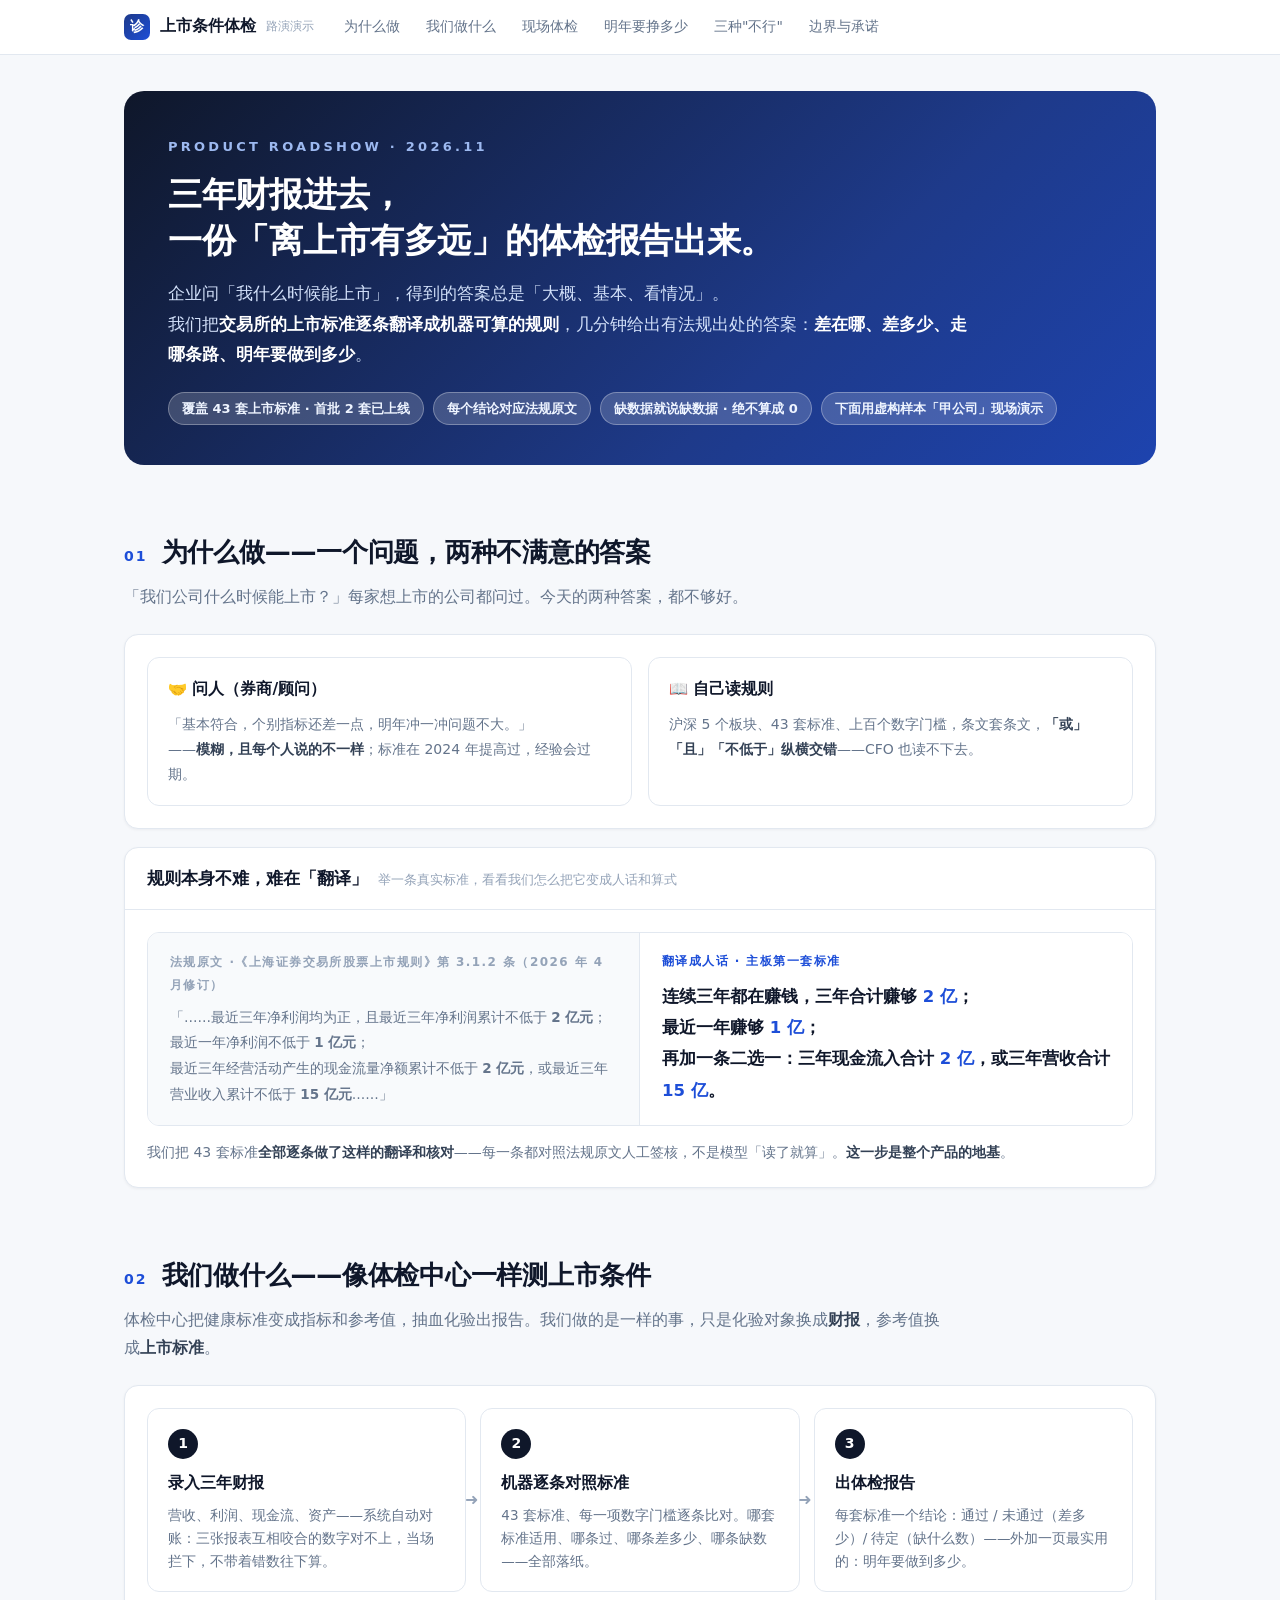
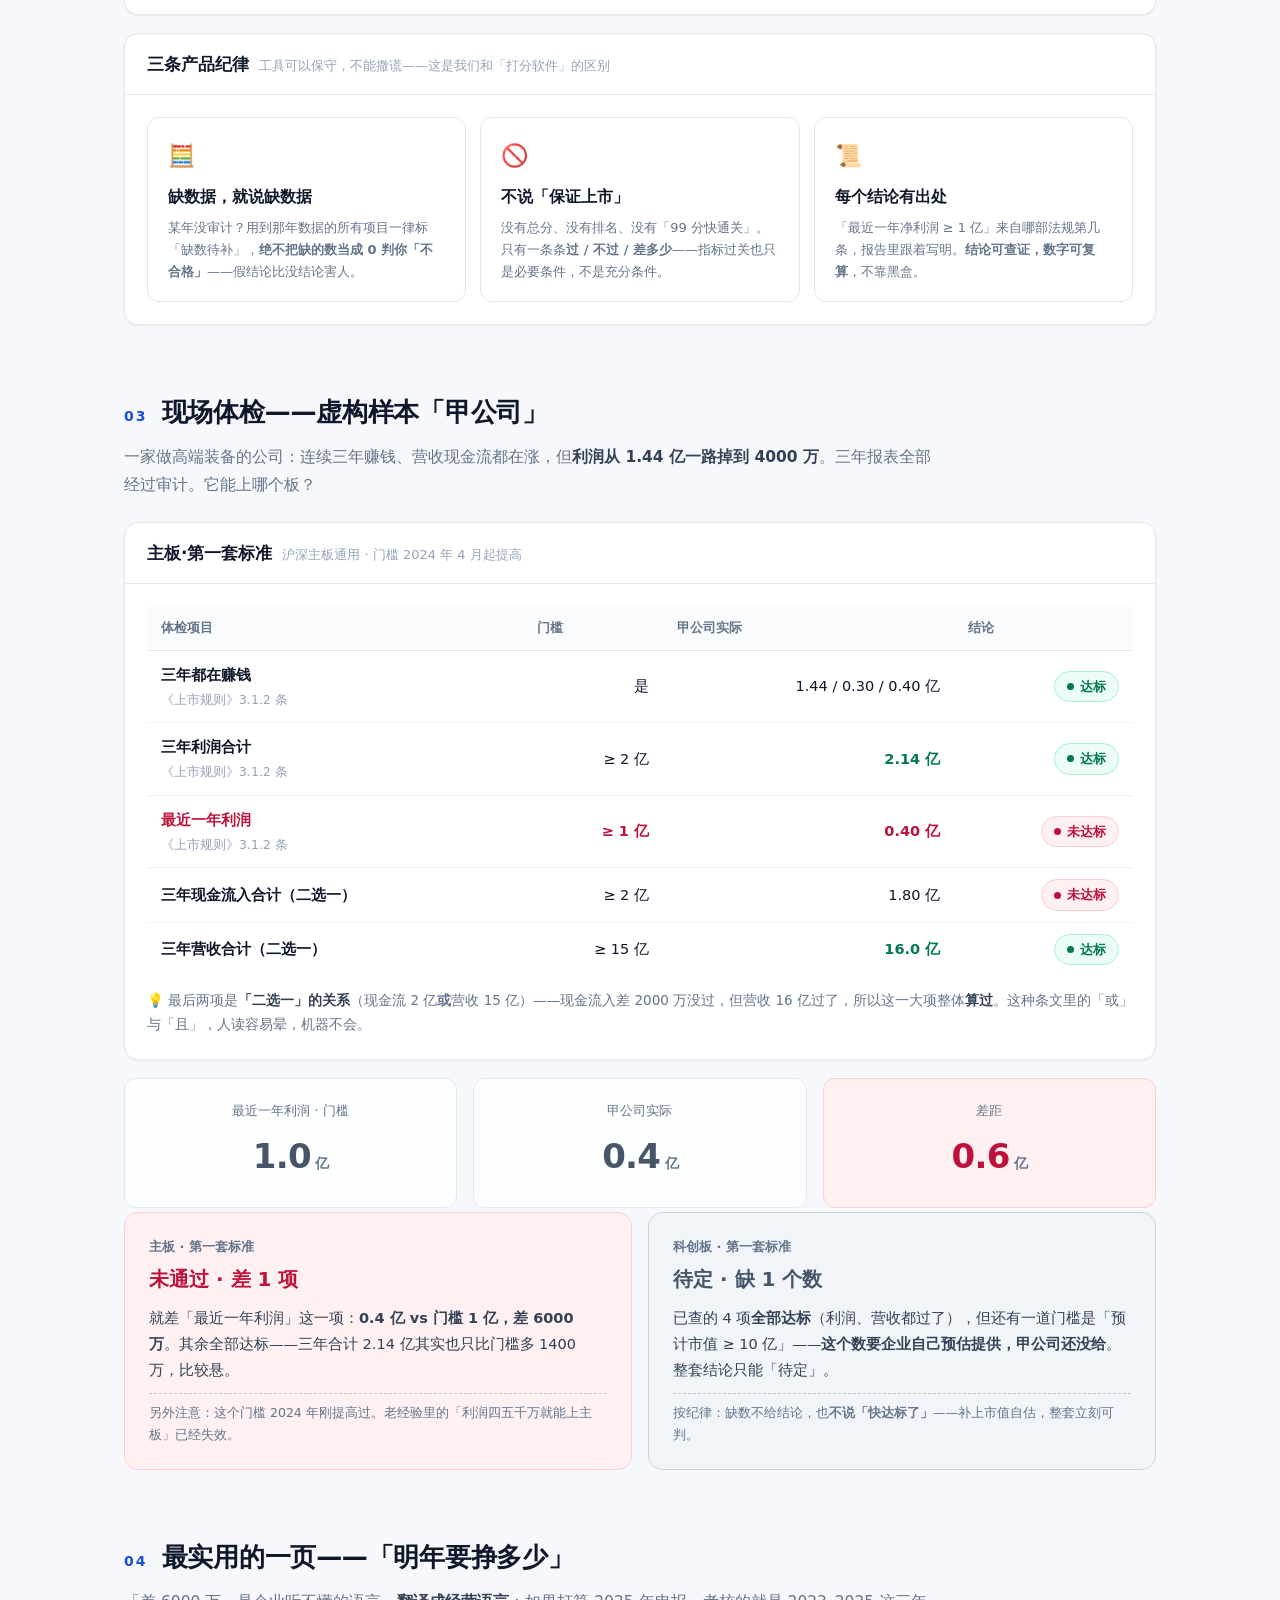
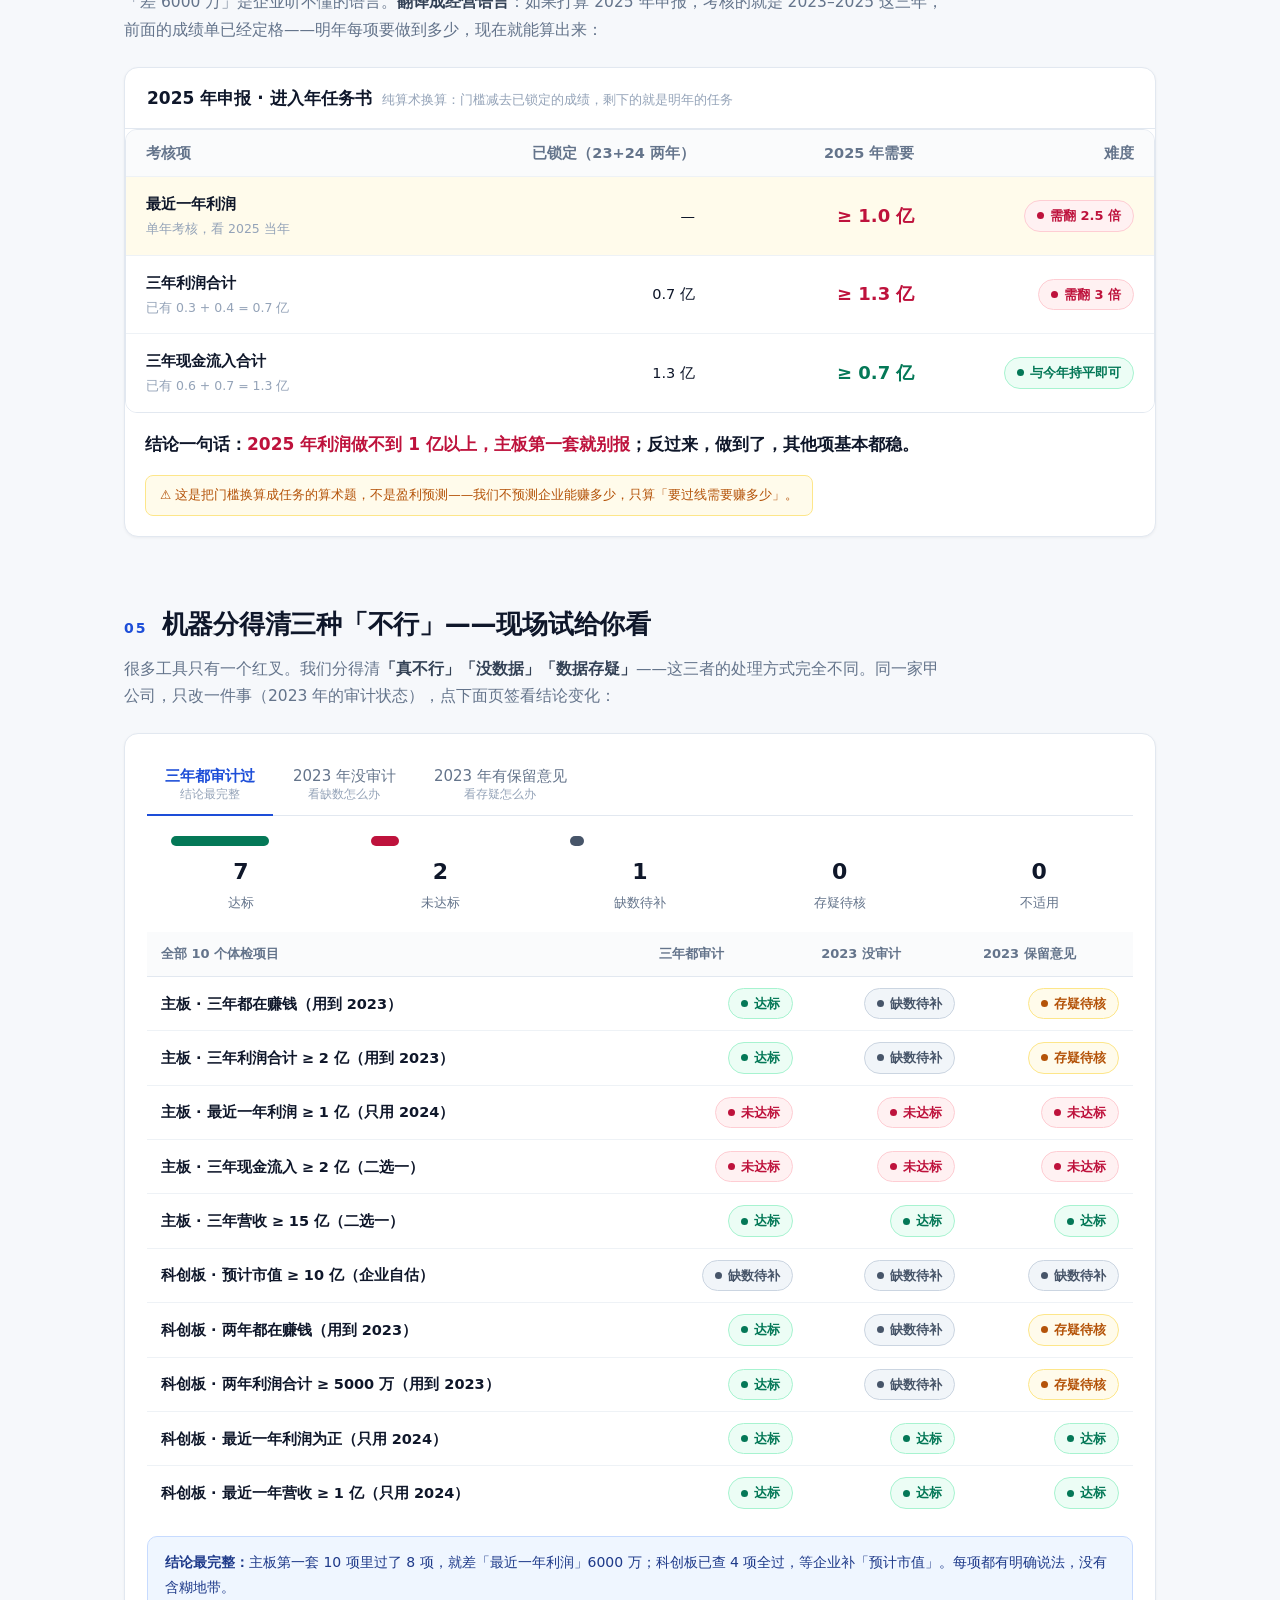
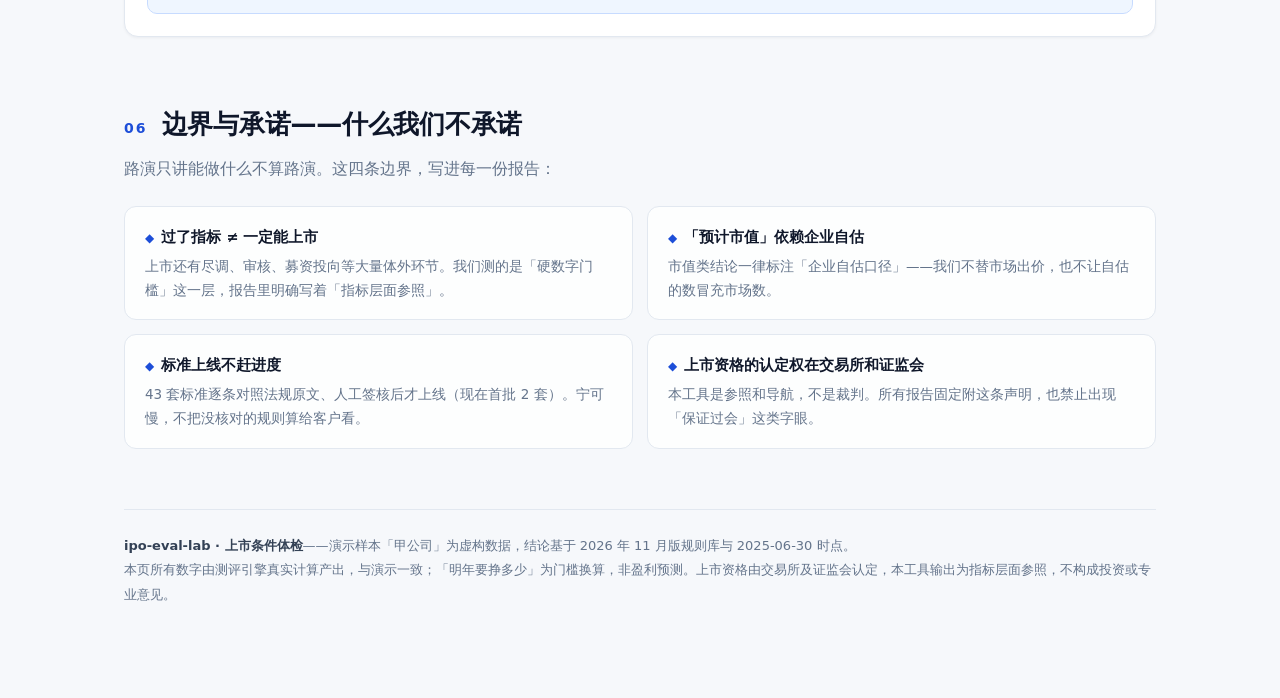
<file: docs/demo/roadshow.html>
<!DOCTYPE html>
<html lang="zh-CN">
<head>
<meta charset="UTF-8">
<meta name="viewport" content="width=device-width, initial-scale=1.0">
<title>上市条件体检 · 路演演示 — ipo-eval-lab</title>
<style>
/* ============================================================
   上市条件体检 · 路演版（面向业务听众，零代码零术语）
   数据与上一版同源：rb-2026.11 · 甲公司三次真实测评 · 2026-11-12 快照
   产品纪律（保留自契约）：不打总分、不说"保证上市"、缺数据就说缺数据
   ============================================================ */
:root{
  --ink:#0f172a; --ink2:#334155; --muted:#64748b; --faint:#94a3b8;
  --line:#e2e8f0; --bg:#f6f8fb; --card:#ffffff;
  --brand:#1d4ed8; --brand-bg:#eff6ff;
  --ok:#047857; --ok-bg:#ecfdf5; --ok-line:#a7f3d0;
  --bad:#be123c; --bad-bg:#fff1f2; --bad-line:#fecdd3;
  --wait:#475569; --wait-bg:#f1f5f9; --wait-line:#cbd5e1;
  --doubt:#b45309; --doubt-bg:#fffbeb; --doubt-line:#fde68a;
  --na:#94a3b8; --na-bg:#f8fafc;
  --radius:14px;
  font-size:16px;
}
*{box-sizing:border-box;margin:0;padding:0}
html{scroll-behavior:smooth}
body{
  font-family:system-ui,-apple-system,"Segoe UI","PingFang SC","Hiragino Sans GB","Microsoft YaHei",sans-serif;
  background:var(--bg); color:var(--ink); line-height:1.8;
  font-variant-numeric:tabular-nums;
}
a{color:var(--brand);text-decoration:none}
:focus-visible{outline:2px solid var(--brand);outline-offset:2px;border-radius:6px}

.topbar{position:sticky;top:0;z-index:50;background:rgba(255,255,255,.92);backdrop-filter:blur(8px);border-bottom:1px solid var(--line)}
.topbar-in{max-width:1080px;margin:0 auto;padding:0 24px;height:54px;display:flex;align-items:center;gap:18px}
.logo{display:flex;align-items:center;gap:10px;font-weight:700;font-size:15.5px;white-space:nowrap}
.logo .mark{width:26px;height:26px;border-radius:7px;background:linear-gradient(135deg,#1e3a8a,#1d4ed8);color:#fff;display:flex;align-items:center;justify-content:center;font-size:14px}
.logo small{color:var(--faint);font-weight:500;font-size:12px}
.nav{display:flex;gap:2px;flex:1;overflow-x:auto}
.nav a{padding:7px 12px;border-radius:8px;font-size:14px;color:var(--muted);white-space:nowrap}
.nav a:hover{background:#f1f5f9;color:var(--ink)}

main{max-width:1080px;margin:0 auto;padding:0 24px 90px}

/* ── 首屏 ── */
.hero{margin:36px 0 8px;padding:44px 44px 40px;border-radius:20px;position:relative;overflow:hidden;
  background:linear-gradient(135deg,#0f172a 0%,#1e3a8a 65%,#1d4ed8 140%);color:#fff}
.hero .kicker{font-size:13px;letter-spacing:.25em;color:#9db9f0;font-weight:700;margin-bottom:14px}
.hero h1{font-size:34px;font-weight:800;line-height:1.35;letter-spacing:-.01em}
.hero .sub{margin-top:14px;font-size:17px;color:#d3e1fa;max-width:800px}
.hero .sub b{color:#fff}
.badges{margin-top:22px;display:flex;flex-wrap:wrap;gap:9px}
.bdg{padding:4px 13px;border-radius:999px;font-size:13px;font-weight:600;background:rgba(255,255,255,.18);color:#eef4ff;border:1px solid rgba(255,255,255,.3)}

/* ── 幕 ── */
.act{margin-top:64px;scroll-margin-top:70px}
.act-hd{display:flex;align-items:baseline;gap:14px;margin-bottom:8px}
.act-no{font-size:14px;font-weight:800;color:var(--brand);letter-spacing:.15em;white-space:nowrap}
.act-hd h2{font-size:26px;font-weight:750;letter-spacing:-.01em}
.act-sub{color:var(--muted);font-size:15.5px;margin-bottom:22px;max-width:820px}
.act-sub b{color:var(--ink2)}

.card{background:var(--card);border:1px solid var(--line);border-radius:var(--radius);box-shadow:0 1px 3px rgba(15,23,42,.05);margin-bottom:18px;overflow:hidden}
.card .hd{padding:15px 22px;border-bottom:1px solid var(--line);display:flex;align-items:baseline;gap:10px;flex-wrap:wrap}
.card .hd h3{font-size:17px;font-weight:700}
.card .hd .sub{font-size:13px;color:var(--faint)}
.card .bd{padding:22px}

/* ── 大数字 ── */
.bignums{display:grid;grid-template-columns:repeat(3,1fr);gap:16px;margin:6px 0 4px}
.bignum{text-align:center;padding:20px 12px;border-radius:12px;border:1px solid var(--line);background:#fdfefe}
.bignum .lab{font-size:13px;color:var(--muted)}
.bignum .n{font-size:34px;font-weight:800;margin-top:4px;letter-spacing:-.02em}
.bignum .u{font-size:14px;font-weight:600;color:var(--muted)}
.bignum.warn{border-color:var(--bad-line);background:var(--bad-bg)}
.bignum.warn .n{color:var(--bad)}
.bignum.good .n{color:var(--ok)}
.bignum.neutral .n{color:var(--wait)}

/* ── 状态章（中文） ── */
.chip{display:inline-flex;align-items:center;gap:6px;padding:3px 12px;border-radius:999px;font-size:13px;font-weight:650;white-space:nowrap;border:1px solid transparent}
.chip i{width:7px;height:7px;border-radius:50%;flex:none;font-style:normal}
.c-ok{background:var(--ok-bg);color:var(--ok);border-color:var(--ok-line)}.c-ok i{background:var(--ok)}
.c-bad{background:var(--bad-bg);color:var(--bad);border-color:var(--bad-line)}.c-bad i{background:var(--bad)}
.c-wait{background:var(--wait-bg);color:var(--wait);border-color:var(--wait-line)}.c-wait i{background:var(--wait)}
.c-doubt{background:var(--doubt-bg);color:var(--doubt);border-color:var(--doubt-line)}.c-doubt i{background:var(--doubt)}
.c-na{background:var(--na-bg);color:var(--faint);border-style:dashed;border-color:#cbd5e1}.c-na i{background:var(--faint)}

/* ── 表 ── */
table.t{width:100%;border-collapse:collapse;font-size:14.5px}
table.t th{text-align:left;font-size:13px;color:var(--muted);font-weight:650;padding:10px 14px;border-bottom:1px solid var(--line);background:#fafbfc;white-space:nowrap}
table.t td{padding:11px 14px;border-bottom:1px solid #eef2f6;vertical-align:middle}
table.t tr:last-child td{border-bottom:0}
table.t tr:hover td{background:#fafcfe}
td.r,th.r{text-align:right}
.itm{font-weight:650}
.itm small{display:block;font-weight:400;color:var(--faint);font-size:12.5px;margin-top:1px}
.src{font-size:12.5px;color:var(--faint)}
.num-good{color:var(--ok);font-weight:750}
.num-bad{color:var(--bad);font-weight:750}

/* ── 翻译卡 ── */
.trans{display:grid;grid-template-columns:1fr 1fr;gap:0;border-radius:12px;overflow:hidden;border:1px solid var(--line)}
.trans .law,.trans .plain{padding:18px 22px}
.trans .law{background:#f8fafc;border-right:1px solid var(--line);font-size:13.5px;color:var(--muted);line-height:1.9}
.trans .law .cap,.trans .plain .cap{font-size:12px;font-weight:800;letter-spacing:.12em;margin-bottom:8px}
.trans .law .cap{color:var(--faint)}
.trans .plain{background:#fff}
.trans .plain .cap{color:var(--brand)}
.trans .plain .txt{font-size:16.5px;font-weight:700;line-height:1.9}
.trans .plain .txt b{color:var(--brand)}

/* ── 三步流程 ── */
.steps{display:flex;gap:14px}
.step{flex:1;border:1px solid var(--line);border-radius:12px;padding:20px 20px 18px;background:#fff;position:relative}
.step .no{width:30px;height:30px;border-radius:50%;background:var(--ink);color:#fff;font-weight:800;font-size:14px;display:flex;align-items:center;justify-content:center;margin-bottom:10px}
.step h4{font-size:16px;font-weight:750;margin-bottom:6px}
.step p{font-size:13.5px;color:var(--muted);line-height:1.7}
.step .arrow{position:absolute;right:-13px;top:50%;transform:translateY(-50%);color:var(--faint);font-size:16px;z-index:1}

/* ── 承诺卡 ── */
.promises{display:grid;grid-template-columns:repeat(3,1fr);gap:14px}
.promise{border:1px solid var(--line);border-radius:12px;padding:18px 20px;background:#fff}
.promise .ic{font-size:22px;margin-bottom:8px}
.promise h4{font-size:15.5px;font-weight:750;margin-bottom:5px}
.promise p{font-size:13px;color:var(--muted);line-height:1.7}

/* ── 结果大卡 ── */
.verdicts{display:grid;grid-template-columns:1fr 1fr;gap:16px}
.verdict{border-radius:14px;padding:22px 24px;border:1px solid}
.verdict.v-bad{background:var(--bad-bg);border-color:var(--bad-line)}
.verdict.v-wait{background:var(--wait-bg);border-color:var(--wait-line)}
.verdict .board{font-size:13px;color:var(--muted);font-weight:650}
.verdict h4{font-size:20px;font-weight:800;margin:2px 0 8px}
.verdict.v-bad h4{color:var(--bad)}
.verdict.v-wait h4{color:var(--wait)}
.verdict .why{font-size:14.5px;color:var(--ink2);line-height:1.8}
.verdict .why b{font-weight:750}
.verdict .hint{margin-top:10px;font-size:12.5px;color:var(--muted);border-top:1px dashed rgba(100,116,139,.35);padding-top:8px}

/* ── 情景账本 ── */
.ledger{border:1px solid var(--line);border-radius:12px;overflow:hidden}
.ledger .row{display:grid;grid-template-columns:1.5fr 1fr 1fr 1fr;align-items:center;padding:14px 20px;border-bottom:1px solid #eef2f6;background:#fff}
.ledger .row:last-child{border-bottom:0}
.ledger .row.head{background:#fafbfc;font-size:12.5px;color:var(--muted);font-weight:700;padding:10px 20px}
.ledger .row.hl{background:#fffbeb}
.ledger .cell{text-align:right;font-size:14.5px}
.ledger .cell.l{text-align:left}
.ledger .need{font-weight:800}
.ledger .need.hard{color:var(--bad)}
.ledger .need.easy{color:var(--ok)}
.forecast-note{margin-top:12px;font-size:12.5px;color:var(--doubt);background:var(--doubt-bg);border:1px solid var(--doubt-line);border-radius:8px;padding:8px 14px;display:inline-block}

/* ── 互动变体 ── */
.vtabs{display:flex;gap:2px;border-bottom:1px solid var(--line);margin-bottom:20px}
.vtabs button{border:0;background:none;padding:11px 18px;font-size:15px;color:var(--muted);cursor:pointer;font-family:inherit;border-bottom:2.5px solid transparent;margin-bottom:-1px;transition:.15s}
.vtabs button:hover{color:var(--ink)}
.vtabs button.on{color:var(--brand);font-weight:700;border-bottom-color:var(--brand)}
.vtabs button small{display:block;font-size:12px;color:var(--faint);font-weight:500}
.counts{display:flex;gap:12px;align-items:flex-end;margin-bottom:18px;flex-wrap:wrap}
.count-col{flex:1;min-width:120px;text-align:center}
.count-col .cb{height:10px;margin:0 24px;position:relative}
.count-col .cb>span{position:absolute;left:0;top:0;bottom:0;border-radius:5px;transition:width .4s ease;display:block}
.count-col .cn{font-size:22px;font-weight:800;margin-top:6px}
.count-col .cl{font-size:12.5px;color:var(--muted)}
.k-ok{background:var(--ok)} .k-bad{background:var(--bad)} .k-wait{background:var(--wait)} .k-doubt{background:var(--doubt)} .k-na{background:var(--faint)}
.vnote{margin-top:16px;background:var(--brand-bg);border:1px solid #c7dbff;border-radius:10px;padding:13px 17px;font-size:14px;color:#1e3a8a}

/* ── 边界 ── */
.bounds{display:grid;grid-template-columns:1fr 1fr;gap:14px}
.bound{border:1px solid var(--line);border-radius:12px;padding:17px 20px;background:#fdfefe}
.bound h4{font-size:14.5px;font-weight:750;margin-bottom:5px}
.bound h4::before{content:"◆";color:var(--brand);margin-right:7px;font-size:12px}
.bound p{font-size:13.5px;color:var(--muted);line-height:1.75}

footer{margin-top:60px;padding-top:24px;border-top:1px solid var(--line);font-size:13px;color:var(--muted);line-height:1.9}
footer b{color:var(--ink2)}

@media (max-width:900px){
  .bignums,.verdicts,.steps,.promises,.bounds,.trans{grid-template-columns:1fr}
  .step .arrow{display:none}
  .ledger .row{grid-template-columns:1.2fr 1fr 1fr;font-size:13px}
  .ledger .row .cell:nth-child(2){display:none}
  .hero{padding:30px 24px}
}
@media print{.topbar,.vtabs button{display:none}.hero{-webkit-print-color-adjust:exact;print-color-adjust:exact}}
</style>
</head>
<body>

<div class="topbar"><div class="topbar-in">
  <div class="logo"><span class="mark">诊</span>上市条件体检<small>路演演示</small></div>
  <nav class="nav">
    <a href="#a1">为什么做</a>
    <a href="#a2">我们做什么</a>
    <a href="#a3">现场体检</a>
    <a href="#a4">明年要挣多少</a>
    <a href="#a5">三种"不行"</a>
    <a href="#a6">边界与承诺</a>
  </nav>
</div></div>

<main>

<!-- ══════════ 首屏 ══════════ -->
<section class="hero">
  <div class="kicker">PRODUCT ROADSHOW · 2026.11</div>
  <h1>三年财报进去，<br>一份「离上市有多远」的体检报告出来。</h1>
  <p class="sub">企业问「我什么时候能上市」，得到的答案总是「大概、基本、看情况」。<br>
  我们把<b>交易所的上市标准逐条翻译成机器可算的规则</b>，几分钟给出有法规出处的答案：<b>差在哪、差多少、走哪条路、明年要做到多少</b>。</p>
  <div class="badges">
    <span class="bdg">覆盖 43 套上市标准 · 首批 2 套已上线</span>
    <span class="bdg">每个结论对应法规原文</span>
    <span class="bdg">缺数据就说缺数据 · 绝不算成 0</span>
    <span class="bdg">下面用虚构样本「甲公司」现场演示</span>
  </div>
</section>

<!-- ══════════ 第一幕 ══════════ -->
<section class="act" id="a1">
  <div class="act-hd"><span class="act-no">01</span><h2>为什么做——一个问题，两种不满意的答案</h2></div>
  <p class="act-sub">「我们公司什么时候能上市？」每家想上市的公司都问过。今天的两种答案，都不够好。</p>

  <div class="card"><div class="bd" style="display:grid;grid-template-columns:1fr 1fr;gap:16px">
    <div style="border:1px solid var(--line);border-radius:12px;padding:18px 20px">
      <h4 style="font-size:15.5px;margin-bottom:8px">🤝 问人（券商/顾问）</h4>
      <p style="font-size:14px;color:var(--muted);line-height:1.8">「基本符合，个别指标还差一点，明年冲一冲问题不大。」<br>
      ——<b style="color:var(--ink2)">模糊，且每个人说的不一样</b>；标准在 2024 年提高过，经验会过期。</p>
    </div>
    <div style="border:1px solid var(--line);border-radius:12px;padding:18px 20px">
      <h4 style="font-size:15.5px;margin-bottom:8px">📖 自己读规则</h4>
      <p style="font-size:14px;color:var(--muted);line-height:1.8">沪深 5 个板块、43 套标准、上百个数字门槛，条文套条文，<b style="color:var(--ink2)">「或」「且」「不低于」纵横交错</b>——CFO 也读不下去。</p>
    </div>
  </div></div>

  <div class="card"><div class="hd"><h3>规则本身不难，难在「翻译」</h3><span class="sub">举一条真实标准，看看我们怎么把它变成人话和算式</span></div>
    <div class="bd">
      <div class="trans">
        <div class="law">
          <div class="cap">法规原文 ·《上海证券交易所股票上市规则》第 3.1.2 条（2026 年 4 月修订）</div>
          「……最近三年净利润均为正，且最近三年净利润累计不低于 <b>2 亿元</b>；<br>
          最近一年净利润不低于 <b>1 亿元</b>；<br>
          最近三年经营活动产生的现金流量净额累计不低于 <b>2 亿元</b>，或最近三年营业收入累计不低于 <b>15 亿元</b>……」
        </div>
        <div class="plain">
          <div class="cap">翻译成人话 · 主板第一套标准</div>
          <div class="txt">连续三年都在赚钱，三年合计赚够 <b>2 亿</b>；<br>最近一年赚够 <b>1 亿</b>；<br>再加一条二选一：三年现金流入合计 <b>2 亿</b>，或三年营收合计 <b>15 亿</b>。</div>
        </div>
      </div>
      <p style="font-size:14px;color:var(--muted);margin-top:14px">我们把 43 套标准<b style="color:var(--ink2)">全部逐条做了这样的翻译和核对</b>——每一条都对照法规原文人工签核，不是模型「读了就算」。<b style="color:var(--ink2)">这一步是整个产品的地基</b>。</p>
    </div>
  </div>
</section>

<!-- ══════════ 第二幕 ══════════ -->
<section class="act" id="a2">
  <div class="act-hd"><span class="act-no">02</span><h2>我们做什么——像体检中心一样测上市条件</h2></div>
  <p class="act-sub">体检中心把健康标准变成指标和参考值，抽血化验出报告。我们做的是一样的事，只是化验对象换成<b>财报</b>，参考值换成<b>上市标准</b>。</p>

  <div class="card"><div class="bd">
    <div class="steps">
      <div class="step"><div class="no">1</div><h4>录入三年财报</h4><p>营收、利润、现金流、资产——系统自动对账：三张报表互相咬合的数字对不上，当场拦下，不带着错数往下算。</p><span class="arrow">➜</span></div>
      <div class="step"><div class="no">2</div><h4>机器逐条对照标准</h4><p>43 套标准、每一项数字门槛逐条比对。哪套标准适用、哪条过、哪条差多少、哪条缺数——全部落纸。</p><span class="arrow">➜</span></div>
      <div class="step"><div class="no">3</div><h4>出体检报告</h4><p>每套标准一个结论：通过 / 未通过（差多少）/ 待定（缺什么数）——外加一页最实用的：明年要做到多少。</p></div>
    </div>
  </div></div>

  <div class="card"><div class="hd"><h3>三条产品纪律</h3><span class="sub">工具可以保守，不能撒谎——这是我们和「打分软件」的区别</span></div>
    <div class="bd">
      <div class="promises">
        <div class="promise"><div class="ic">🧮</div><h4>缺数据，就说缺数据</h4><p>某年没审计？用到那年数据的所有项目一律标「缺数待补」，<b>绝不把缺的数当成 0 判你「不合格」</b>——假结论比没结论害人。</p></div>
        <div class="promise"><div class="ic">🚫</div><h4>不说「保证上市」</h4><p>没有总分、没有排名、没有「99 分快通关」。只有一条条<b>过 / 不过 / 差多少</b>——指标过关也只是必要条件，不是充分条件。</p></div>
        <div class="promise"><div class="ic">📜</div><h4>每个结论有出处</h4><p>「最近一年净利润 ≥ 1 亿」来自哪部法规第几条，报告里跟着写明。<b>结论可查证，数字可复算</b>，不靠黑盒。</p></div>
      </div>
    </div>
  </div>
</section>

<!-- ══════════ 第三幕 ══════════ -->
<section class="act" id="a3">
  <div class="act-hd"><span class="act-no">03</span><h2>现场体检——虚构样本「甲公司」</h2></div>
  <p class="act-sub">一家做高端装备的公司：连续三年赚钱、营收现金流都在涨，但<b>利润从 1.44 亿一路掉到 4000 万</b>。三年报表全部经过审计。它能上哪个板？</p>

  <div class="card"><div class="hd"><h3>主板·第一套标准</h3><span class="sub">沪深主板通用 · 门槛 2024 年 4 月起提高</span></div>
    <div class="bd">
      <table class="t">
        <tr><th>体检项目</th><th class="r">门槛</th><th class="r">甲公司实际</th><th class="r">结论</th></tr>
        <tr><td class="itm">三年都在赚钱<small>《上市规则》3.1.2 条</small></td><td class="r">是</td><td class="r">1.44 / 0.30 / 0.40 亿</td><td class="r"><span class="chip c-ok"><i></i>达标</span></td></tr>
        <tr><td class="itm">三年利润合计<small>《上市规则》3.1.2 条</small></td><td class="r">≥ 2 亿</td><td class="r num-good">2.14 亿</td><td class="r"><span class="chip c-ok"><i></i>达标</span></td></tr>
        <tr><td class="itm" style="color:var(--bad)">最近一年利润<small>《上市规则》3.1.2 条</small></td><td class="r num-bad">≥ 1 亿</td><td class="r num-bad">0.40 亿</td><td class="r"><span class="chip c-bad"><i></i>未达标</span></td></tr>
        <tr><td class="itm">三年现金流入合计（二选一）</td><td class="r">≥ 2 亿</td><td class="r">1.80 亿</td><td class="r"><span class="chip c-bad"><i></i>未达标</span></td></tr>
        <tr><td class="itm">三年营收合计（二选一）</td><td class="r">≥ 15 亿</td><td class="r num-good">16.0 亿</td><td class="r"><span class="chip c-ok"><i></i>达标</span></td></tr>
      </table>
      <p style="font-size:13.5px;color:var(--muted);margin-top:12px">💡 最后两项是<b style="color:var(--ink2)">「二选一」的关系</b>（现金流 2 亿<b>或</b>营收 15 亿）——现金流入差 2000 万没过，但营收 16 亿过了，所以这一大项整体<b style="color:var(--ink2)">算过</b>。这种条文里的「或」与「且」，人读容易晕，机器不会。</p>
    </div>
  </div>

  <div class="bignums">
    <div class="bignum neutral"><div class="lab">最近一年利润 · 门槛</div><div class="n">1.0<span class="u"> 亿</span></div></div>
    <div class="bignum neutral"><div class="lab">甲公司实际</div><div class="n">0.4<span class="u"> 亿</span></div></div>
    <div class="bignum warn"><div class="lab">差距</div><div class="n">0.6<span class="u"> 亿</span></div></div>
  </div>

  <div class="verdicts">
    <div class="verdict v-bad">
      <div class="board">主板 · 第一套标准</div>
      <h4>未通过 · 差 1 项</h4>
      <div class="why">就差「最近一年利润」这一项：<b>0.4 亿 vs 门槛 1 亿，差 6000 万</b>。其余全部达标——三年合计 2.14 亿其实也只比门槛多 1400 万，比较悬。</div>
      <div class="hint">另外注意：这个门槛 2024 年刚提高过。老经验里的「利润四五千万就能上主板」已经失效。</div>
    </div>
    <div class="verdict v-wait">
      <div class="board">科创板 · 第一套标准</div>
      <h4>待定 · 缺 1 个数</h4>
      <div class="why">已查的 4 项<b>全部达标</b>（利润、营收都过了），但还有一道门槛是「预计市值 ≥ 10 亿」——<b>这个数要企业自己预估提供，甲公司还没给</b>。整套结论只能「待定」。</div>
      <div class="hint">按纪律：缺数不给结论，也<b>不说「快达标了」</b>——补上市值自估，整套立刻可判。</div>
    </div>
  </div>
</section>

<!-- ══════════ 第四幕 ══════════ -->
<section class="act" id="a4">
  <div class="act-hd"><span class="act-no">04</span><h2>最实用的一页——「明年要挣多少」</h2></div>
  <p class="act-sub">「差 6000 万」是企业听不懂的语言。<b>翻译成经营语言</b>：如果打算 2025 年申报，考核的就是 2023–2025 这三年，前面的成绩单已经定格——明年每项要做到多少，现在就能算出来：</p>

  <div class="card"><div class="hd"><h3>2025 年申报 · 进入年任务书</h3><span class="sub">纯算术换算：门槛减去已锁定的成绩，剩下的就是明年的任务</span></div>
    <div class="bd" style="padding:0">
      <div class="ledger">
        <div class="row head"><div class="cell l">考核项</div><div class="cell">已锁定（23+24 两年）</div><div class="cell">2025 年需要</div><div class="cell">难度</div></div>
        <div class="row hl">
          <div class="cell l"><b style="font-size:15px">最近一年利润</b><div class="src">单年考核，看 2025 当年</div></div>
          <div class="cell">—</div>
          <div class="cell need hard" style="font-size:18px">≥ 1.0 亿</div>
          <div class="cell"><span class="chip c-bad"><i></i>需翻 2.5 倍</span></div>
        </div>
        <div class="row">
          <div class="cell l"><b style="font-size:15px">三年利润合计</b><div class="src">已有 0.3 + 0.4 = 0.7 亿</div></div>
          <div class="cell">0.7 亿</div>
          <div class="cell need hard" style="font-size:18px">≥ 1.3 亿</div>
          <div class="cell"><span class="chip c-bad"><i></i>需翻 3 倍</span></div>
        </div>
        <div class="row">
          <div class="cell l"><b style="font-size:15px">三年现金流入合计</b><div class="src">已有 0.6 + 0.7 = 1.3 亿</div></div>
          <div class="cell">1.3 亿</div>
          <div class="cell need easy" style="font-size:18px">≥ 0.7 亿</div>
          <div class="cell"><span class="chip c-ok"><i></i>与今年持平即可</span></div>
        </div>
      </div>
      <div style="padding:16px 20px 20px">
        <div style="font-size:17px;font-weight:750;margin-bottom:4px">结论一句话：<span style="color:var(--bad)">2025 年利润做不到 1 亿以上，主板第一套就别报</span>；反过来，做到了，其他项基本都稳。</div>
        <span class="forecast-note">⚠ 这是把门槛换算成任务的算术题，不是盈利预测——我们不预测企业能赚多少，只算「要过线需要赚多少」。</span>
      </div>
    </div>
  </div>
</section>

<!-- ══════════ 第五幕 ══════════ -->
<section class="act" id="a5">
  <div class="act-hd"><span class="act-no">05</span><h2>机器分得清三种「不行」——现场试给你看</h2></div>
  <p class="act-sub">很多工具只有一个红叉。我们分得清<b>「真不行」「没数据」「数据存疑」</b>——这三者的处理方式完全不同。同一家甲公司，只改一件事（2023 年的审计状态），点下面页签看结论变化：</p>

  <div class="card"><div class="bd">
    <div class="vtabs" id="vtabs">
      <button data-v="base" class="on">三年都审计过<small>结论最完整</small></button>
      <button data-v="unaudited">2023 年没审计<small>看缺数怎么办</small></button>
      <button data-v="qualified">2023 年有保留意见<small>看存疑怎么办</small></button>
    </div>

    <div class="counts" id="vcounts"></div>

    <table class="t" id="vleaves">
      <tr><th>全部 10 个体检项目</th><th class="r">三年都审计</th><th class="r">2023 没审计</th><th class="r">2023 保留意见</th></tr>
      <tr><td class="itm">主板 · 三年都在赚钱（用到 2023）</td><td class="r" data-c="base.c1"></td><td class="r" data-c="unaudited.c1"></td><td class="r" data-c="qualified.c1"></td></tr>
      <tr><td class="itm">主板 · 三年利润合计 ≥ 2 亿（用到 2023）</td><td class="r" data-c="base.c2"></td><td class="r" data-c="unaudited.c2"></td><td class="r" data-c="qualified.c2"></td></tr>
      <tr><td class="itm">主板 · 最近一年利润 ≥ 1 亿（只用 2024）</td><td class="r" data-c="base.c3"></td><td class="r" data-c="unaudited.c3"></td><td class="r" data-c="qualified.c3"></td></tr>
      <tr><td class="itm">主板 · 三年现金流入 ≥ 2 亿（二选一）</td><td class="r" data-c="base.ocf"></td><td class="r" data-c="unaudited.ocf"></td><td class="r" data-c="qualified.ocf"></td></tr>
      <tr><td class="itm">主板 · 三年营收 ≥ 15 亿（二选一）</td><td class="r" data-c="base.rev"></td><td class="r" data-c="unaudited.rev"></td><td class="r" data-c="qualified.rev"></td></tr>
      <tr><td class="itm">科创板 · 预计市值 ≥ 10 亿（企业自估）</td><td class="r" data-c="base.mktcap"></td><td class="r" data-c="unaudited.mktcap"></td><td class="r" data-c="qualified.mktcap"></td></tr>
      <tr><td class="itm">科创板 · 两年都在赚钱（用到 2023）</td><td class="r" data-c="base.np2pos"></td><td class="r" data-c="unaudited.np2pos"></td><td class="r" data-c="qualified.np2pos"></td></tr>
      <tr><td class="itm">科创板 · 两年利润合计 ≥ 5000 万（用到 2023）</td><td class="r" data-c="base.np2sum"></td><td class="r" data-c="unaudited.np2sum"></td><td class="r" data-c="qualified.np2sum"></td></tr>
      <tr><td class="itm">科创板 · 最近一年利润为正（只用 2024）</td><td class="r" data-c="base.npl"></td><td class="r" data-c="unaudited.npl"></td><td class="r" data-c="qualified.npl"></td></tr>
      <tr><td class="itm">科创板 · 最近一年营收 ≥ 1 亿（只用 2024）</td><td class="r" data-c="base.revl"></td><td class="r" data-c="unaudited.revl"></td><td class="r" data-c="qualified.revl"></td></tr>
    </table>

    <div class="vnote" id="vnote"></div>
  </div></div>
</section>

<!-- ══════════ 第六幕 ══════════ -->
<section class="act" id="a6">
  <div class="act-hd"><span class="act-no">06</span><h2>边界与承诺——什么我们不承诺</h2></div>
  <p class="act-sub">路演只讲能做什么不算路演。这四条边界，写进每一份报告：</p>

  <div class="bounds">
    <div class="bound"><h4>过了指标 ≠ 一定能上市</h4><p>上市还有尽调、审核、募资投向等大量体外环节。我们测的是「硬数字门槛」这一层，报告里明确写着「指标层面参照」。</p></div>
    <div class="bound"><h4>「预计市值」依赖企业自估</h4><p>市值类结论一律标注「企业自估口径」——我们不替市场出价，也不让自估的数冒充市场数。</p></div>
    <div class="bound"><h4>标准上线不赶进度</h4><p>43 套标准逐条对照法规原文、人工签核后才上线（现在首批 2 套）。宁可慢，不把没核对的规则算给客户看。</p></div>
    <div class="bound"><h4>上市资格的认定权在交易所和证监会</h4><p>本工具是参照和导航，不是裁判。所有报告固定附这条声明，也禁止出现「保证过会」这类字眼。</p></div>
  </div>

  <footer>
    <b>ipo-eval-lab · 上市条件体检</b>——演示样本「甲公司」为虚构数据，结论基于 2026 年 11 月版规则库与 2025-06-30 时点。<br>
    本页所有数字由测评引擎真实计算产出，与演示一致；「明年要挣多少」为门槛换算，非盈利预测。上市资格由交易所及证监会认定，本工具输出为指标层面参照，不构成投资或专业意见。
  </footer>
</section>

</main>

<script>
/* 数据来自同一引擎三次真实测评（与上一技术版同源），仅换了人话标签 */
const V = {
  base: {
    counts: {ok:7, bad:2, wait:1, doubt:0, na:0},
    leaves: {c1:"ok", c2:"ok", c3:"bad", ocf:"bad", rev:"ok", mktcap:"wait", np2pos:"ok", np2sum:"ok", npl:"ok", revl:"ok"},
    text: "<b>结论最完整：</b>主板第一套 10 项里过了 8 项，就差「最近一年利润」6000 万；科创板已查 4 项全过，等企业补「预计市值」。每项都有明确说法，没有含糊地带。"
  },
  unaudited: {
    counts: {ok:3, bad:2, wait:5, doubt:0, na:0},
    leaves: {c1:"wait", c2:"wait", c3:"bad", ocf:"bad", rev:"ok", mktcap:"wait", np2pos:"wait", np2sum:"wait", npl:"ok", revl:"ok"},
    text: "<b>缺数怎么办：</b>凡是用到 2023 年利润的 5 个项目，全部转为「缺数待补」——<b>绝不把没审计的数当成 0 判你不合格</b>；只看 2024 年的项目（最近一年利润、营收）照常给结论。补齐审计，这些格子自动回来。"
  },
  qualified: {
    counts: {ok:3, bad:2, wait:1, doubt:4, na:0},
    leaves: {c1:"doubt", c2:"doubt", c3:"bad", ocf:"bad", rev:"ok", mktcap:"wait", np2pos:"doubt", np2sum:"doubt", npl:"ok", revl:"ok"},
    text: "<b>存疑怎么办：</b>同样是 2023 年的数据问题，这里不是「缺数」而是「存疑」——审计师出了保留意见，数字有了但不完全可信。这 4 项转「存疑待核」：<b>先把保留意见涉及的事项解释清楚</b>，结论才有效。三种「不行」，三条不同的路。"
  }
};
const LBL = {ok:"达标", bad:"未达标", wait:"缺数待补", doubt:"存疑待核", na:"不适用"};
const CLS = {ok:"c-ok", bad:"c-bad", wait:"c-wait", doubt:"c-doubt", na:"c-na"};
const chip = s => '<span class="chip '+CLS[s]+'"><i></i>'+LBL[s]+'</span>';

function renderVariant(key){
  const d = V[key];
  const order = ["ok","bad","wait","doubt","na"];
  const names = {ok:"达标", bad:"未达标", wait:"缺数待补", doubt:"存疑待核", na:"不适用"};
  const kcl  = {ok:"k-ok", bad:"k-bad", wait:"k-wait", doubt:"k-doubt", na:"k-na"};
  const total = order.reduce((a,k)=>a+d.counts[k],0);
  document.getElementById("vcounts").innerHTML = order.map(k=>{
    const n = d.counts[k], w = total ? Math.max(n/total*100, n>0?4:0) : 0;
    return '<div class="count-col"><div class="cb"><span class="'+kcl[k]+'" style="width:'+w+'%"></span></div>'
      +'<div class="cn">'+n+'</div><div class="cl">'+names[k]+'</div></div>';
  }).join("");
  document.getElementById("vnote").innerHTML = d.text;
}
document.querySelectorAll("#vleaves [data-c]").forEach(td=>{
  const [vk, lk] = td.dataset.c.split(".");
  td.innerHTML = chip(V[vk].leaves[lk]);
});
document.getElementById("vtabs").addEventListener("click", e=>{
  const b = e.target.closest("button[data-v]"); if(!b) return;
  document.querySelectorAll("#vtabs button").forEach(x=>x.classList.toggle("on", x===b));
  renderVariant(b.dataset.v);
});
renderVariant("base");
</script>
</body>
</html>
</file>
